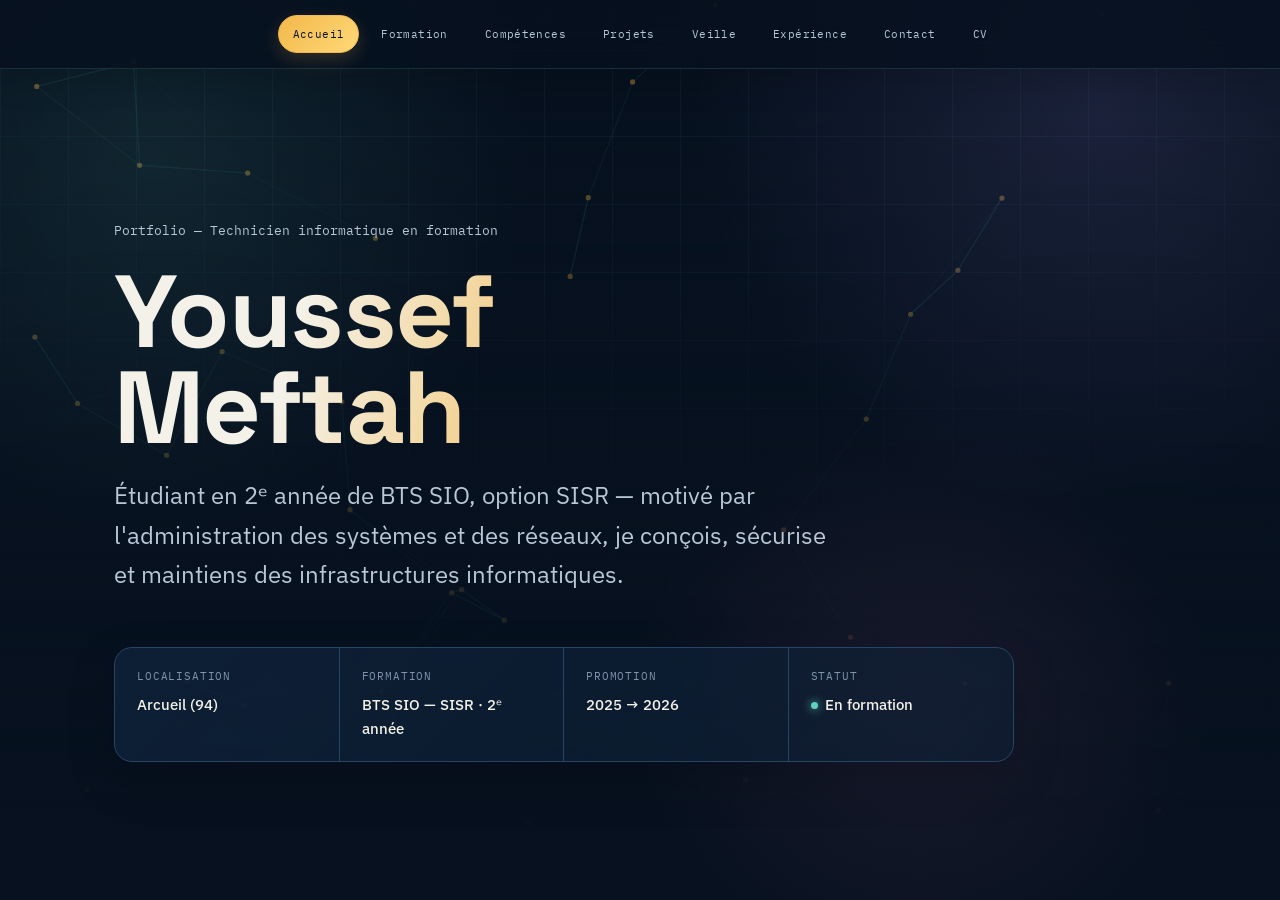
<file: index.html>
<!DOCTYPE html>
<html lang="fr">
<head>
<meta charset="UTF-8">
<meta name="viewport" content="width=device-width, initial-scale=1.0">
<title>Youssef Meftah — Portfolio</title>
<link rel="preconnect" href="https://fonts.googleapis.com">
<link rel="preconnect" href="https://fonts.gstatic.com" crossorigin>
<link href="https://fonts.googleapis.com/css2?family=Space+Grotesk:wght@400;500;600;700&family=IBM+Plex+Sans:wght@400;500;600&family=IBM+Plex+Mono:wght@400;500&display=swap" rel="stylesheet">
<link rel="stylesheet" href="style.css">
</head>
<body>

<canvas id="netCanvas"></canvas>
<div class="bg-grid"></div>
<div class="bg-vignette"></div>

<nav class="rail">
  <div class="rail-nav">
    <a class="rail-dot active" data-page="index.html" href="index.html"><span class="rail-label">Accueil</span></a>
    <a class="rail-dot" data-page="formation.html" href="formation.html"><span class="rail-label">Formation</span></a>
    <a class="rail-dot" data-page="competences.html" href="competences.html"><span class="rail-label">Compétences</span></a>
    <a class="rail-dot" data-page="projet.html" href="projet.html"><span class="rail-label">Projets</span></a>
    <a class="rail-dot" data-page="veille.html" href="veille.html"><span class="rail-label">Veille</span></a>
    <a class="rail-dot" data-page="experience.html" href="experience.html"><span class="rail-label">Expérience</span></a>
    <a class="rail-dot" data-page="contact.html" href="contact.html"><span class="rail-label">Contact</span></a>
    <a class="rail-dot" href="cv.html"><span class="rail-label">CV</span></a>
  </div>
</nav>

<div class="topbar">
  <span class="display">YM</span>
  <nav>
    <a class="active" href="index.html">Accueil</a>
    <a href="formation.html">Formation</a>
    <a href="competences.html">Compétences</a>
    <a href="projet.html">Projet</a>
    <a href="veille.html">Veille</a>
    <a href="experience.html">Expérience</a>
    <a href="contact.html">Contact</a>
  </nav>
</div>

<main>
  <section id="accueil">
    <div class="hero-eyebrow mono">Portfolio — Technicien informatique en formation</div>
    <h1 class="hero-title">Youssef<br>Meftah</h1>
    <p class="hero-role">Étudiant en 2ᵉ année de BTS SIO, option SISR — motivé par l'administration des systèmes et des réseaux, je conçois, sécurise et maintiens des infrastructures informatiques.</p>

    <div class="status-panel">
      <div class="status-item">
        <div class="status-label">LOCALISATION</div>
        <div class="status-value">Arcueil (94)</div>
      </div>
      <div class="status-item">
        <div class="status-label">FORMATION</div>
        <div class="status-value">BTS SIO — SISR · 2ᵉ année</div>
      </div>
      <div class="status-item">
        <div class="status-label">PROMOTION</div>
        <div class="status-value">2025 → 2026</div>
      </div>
      <div class="status-item">
        <div class="status-label">STATUT</div>
        <div class="status-value"><span class="led"></span>En formation</div>
      </div>
    </div>
  </section>

  
</main>

<script src="script.js"></script>
</body>
</html>
</file>
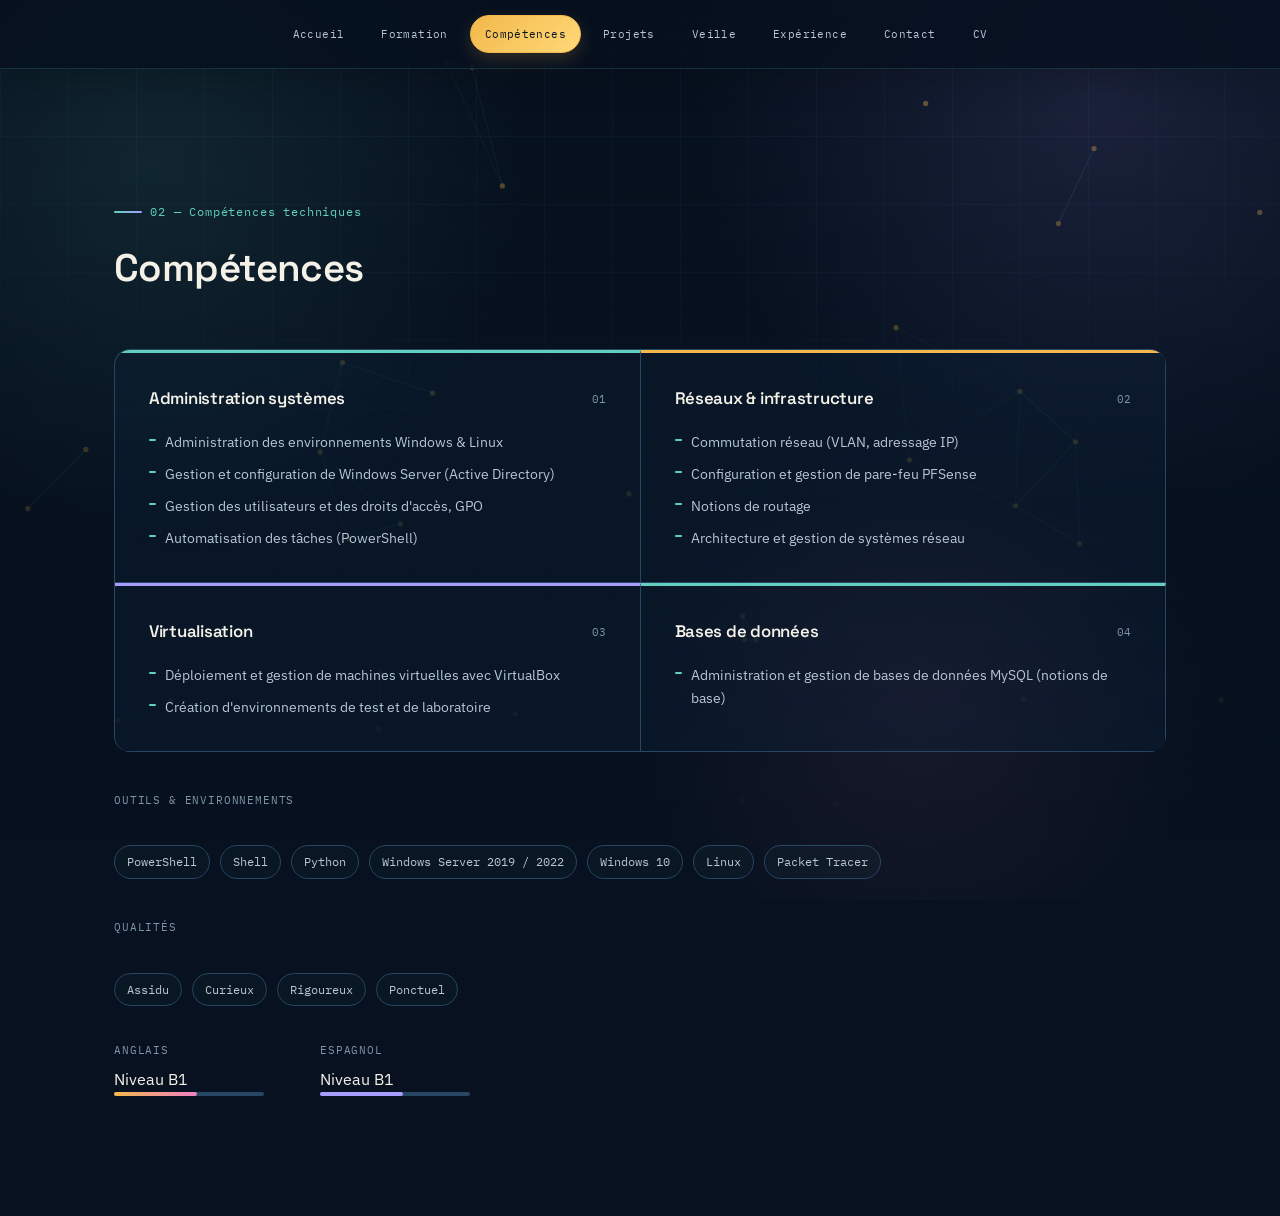
<file: competences.html>
<!DOCTYPE html>
<html lang="fr">
<head>
<meta charset="UTF-8">
<meta name="viewport" content="width=device-width, initial-scale=1.0">
<title>Compétences — Youssef Meftah</title>
<link rel="preconnect" href="https://fonts.googleapis.com">
<link rel="preconnect" href="https://fonts.gstatic.com" crossorigin>
<link href="https://fonts.googleapis.com/css2?family=Space+Grotesk:wght@400;500;600;700&family=IBM+Plex+Sans:wght@400;500;600&family=IBM+Plex+Mono:wght@400;500&display=swap" rel="stylesheet">
<link rel="stylesheet" href="style.css">
</head>
<body>

<canvas id="netCanvas"></canvas>
<div class="bg-grid"></div>
<div class="bg-vignette"></div>

<nav class="rail">
  <div class="rail-nav">
    <a class="rail-dot" data-page="index.html" href="index.html"><span class="rail-label">Accueil</span></a>
    <a class="rail-dot" data-page="formation.html" href="formation.html"><span class="rail-label">Formation</span></a>
    <a class="rail-dot active" data-page="competences.html" href="competences.html"><span class="rail-label">Compétences</span></a>
    <a class="rail-dot" data-page="projet.html" href="projet.html"><span class="rail-label">Projets</span></a>
    <a class="rail-dot" data-page="veille.html" href="veille.html"><span class="rail-label">Veille</span></a>
    <a class="rail-dot" data-page="experience.html" href="experience.html"><span class="rail-label">Expérience</span></a>
    <a class="rail-dot" data-page="contact.html" href="contact.html"><span class="rail-label">Contact</span></a>
    <a class="rail-dot" href="cv.html"><span class="rail-label">CV</span></a>
  </div>
</nav>

<div class="topbar">
  <span class="display">YM</span>
  <nav>
    <a href="index.html">Accueil</a>
    <a href="formation.html">Formation</a>
    <a class="active" href="competences.html">Compétences</a>
    <a href="projet.html">Projet</a>
    <a href="veille.html">Veille</a>
    <a href="experience.html">Expérience</a>
    <a href="contact.html">Contact</a>
  </nav>
</div>

<main>
  <section id="competences">
    <div class="section-tag">02 — Compétences techniques</div>
    <h2 style="font-size:clamp(1.8rem,3vw,2.6rem)">Compétences</h2>

    <div class="skills-grid">
      <div class="skill-mod c-teal">
        <div class="skill-mod-head">
          <h3>Administration systèmes</h3>
          <span class="skill-index mono">01</span>
        </div>
        <ul>
          <li>Administration des environnements Windows &amp; Linux</li>
          <li>Gestion et configuration de Windows Server (Active Directory)</li>
          <li>Gestion des utilisateurs et des droits d'accès, GPO</li>
          <li>Automatisation des tâches (PowerShell)</li>
        </ul>
      </div>

      <div class="skill-mod c-amber">
        <div class="skill-mod-head">
          <h3>Réseaux &amp; infrastructure</h3>
          <span class="skill-index mono">02</span>
        </div>
        <ul>
          <li>Commutation réseau (VLAN, adressage IP)</li>
          <li>Configuration et gestion de pare-feu PFSense</li>
          <li>Notions de routage</li>
          <li>Architecture et gestion de systèmes réseau</li>
        </ul>
      </div>

      <div class="skill-mod c-violet">
        <div class="skill-mod-head">
          <h3>Virtualisation</h3>
          <span class="skill-index mono">03</span>
        </div>
        <ul>
          <li>Déploiement et gestion de machines virtuelles avec VirtualBox</li>
          <li>Création d'environnements de test et de laboratoire</li>
        </ul>
      </div>

      <div class="skill-mod c-teal">
        <div class="skill-mod-head">
          <h3>Bases de données</h3>
          <span class="skill-index mono">04</span>
        </div>
        <ul>
          <li>Administration et gestion de bases de données MySQL (notions de base)</li>
        </ul>
      </div>
    </div>

    <div class="block-label mono">OUTILS &amp; ENVIRONNEMENTS</div>
    <div class="langs-list">
      <span class="tag">PowerShell</span>
      <span class="tag">Shell</span>
      <span class="tag">Python</span>
      <span class="tag">Windows Server 2019 / 2022</span>
      <span class="tag">Windows 10</span>
      <span class="tag">Linux</span>
      <span class="tag">Packet Tracer</span>
    </div>

    <div class="block-label mono">QUALITÉS</div>
    <div class="langs-list">
      <span class="tag">Assidu</span>
      <span class="tag">Curieux</span>
      <span class="tag">Rigoureux</span>
      <span class="tag">Ponctuel</span>
    </div>

    <div class="langs-row">
      <div class="lang-item">
        <div class="status-label mono">ANGLAIS</div>
        <div>Niveau B1</div>
        <div class="lang-bar"><span style="width:55%"></span></div>
      </div>
      <div class="lang-item">
        <div class="status-label mono">ESPAGNOL</div>
        <div>Niveau B1</div>
        <div class="lang-bar"><span style="width:55%; background:var(--violet);"></span></div>
      </div>
    </div>
  </section>

  
</main>

<script src="script.js"></script>
</body>
</html>
</file>
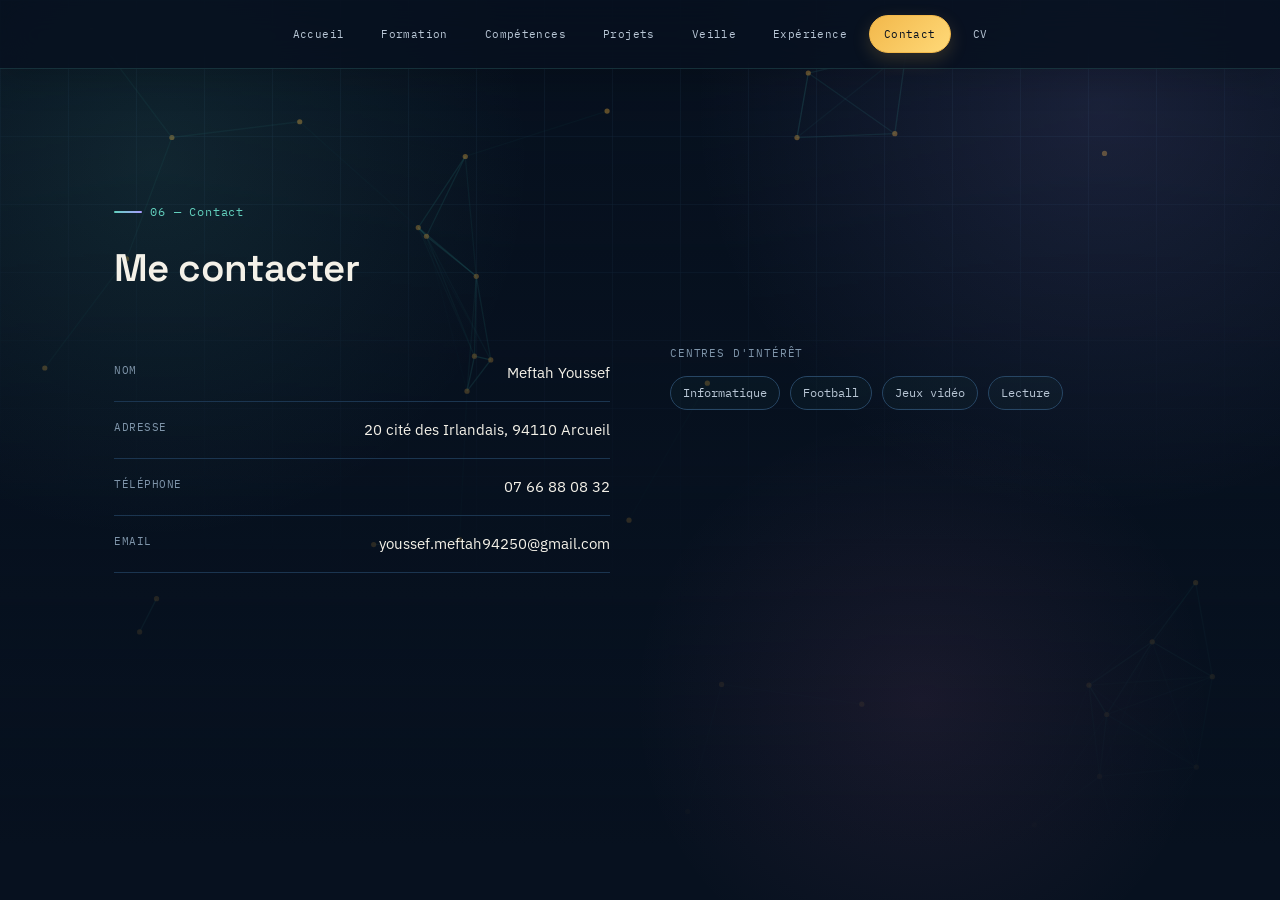
<file: contact.html>
<!DOCTYPE html>
<html lang="fr">
<head>
<meta charset="UTF-8">
<meta name="viewport" content="width=device-width, initial-scale=1.0">
<title>Contact — Youssef Meftah</title>
<link rel="preconnect" href="https://fonts.googleapis.com">
<link rel="preconnect" href="https://fonts.gstatic.com" crossorigin>
<link href="https://fonts.googleapis.com/css2?family=Space+Grotesk:wght@400;500;600;700&family=IBM+Plex+Sans:wght@400;500;600&family=IBM+Plex+Mono:wght@400;500&display=swap" rel="stylesheet">
<link rel="stylesheet" href="style.css">
</head>
<body>

<canvas id="netCanvas"></canvas>
<div class="bg-grid"></div>
<div class="bg-vignette"></div>

<nav class="rail">
  <div class="rail-nav">
    <a class="rail-dot" data-page="index.html" href="index.html"><span class="rail-label">Accueil</span></a>
    <a class="rail-dot" data-page="formation.html" href="formation.html"><span class="rail-label">Formation</span></a>
    <a class="rail-dot" data-page="competences.html" href="competences.html"><span class="rail-label">Compétences</span></a>
    <a class="rail-dot" data-page="projet.html" href="projet.html"><span class="rail-label">Projets</span></a>
    <a class="rail-dot" data-page="veille.html" href="veille.html"><span class="rail-label">Veille</span></a>
    <a class="rail-dot" data-page="experience.html" href="experience.html"><span class="rail-label">Expérience</span></a>
    <a class="rail-dot active" data-page="contact.html" href="contact.html"><span class="rail-label">Contact</span></a>
    <a class="rail-dot" href="cv.html"><span class="rail-label">CV</span></a>
  </div>
</nav>

<div class="topbar">
  <span class="display">YM</span>
  <nav>
    <a href="index.html">Accueil</a>
    <a href="formation.html">Formation</a>
    <a href="competences.html">Compétences</a>
    <a href="projet.html">Projet</a>
    <a href="veille.html">Veille</a>
    <a href="experience.html">Expérience</a>
    <a class="active" href="contact.html">Contact</a>
  </nav>
</div>

<main>
  <section id="contact">
    <div class="section-tag">06 — Contact</div>
    <h2 style="font-size:clamp(1.8rem,3vw,2.6rem)">Me contacter</h2>

    <div class="contact-grid">
      <div>
        <div class="contact-line">
          <span>NOM</span>
          <span class="val">Meftah Youssef</span>
        </div>
        <div class="contact-line">
          <span>ADRESSE</span>
          <span class="val">20 cité des Irlandais, 94110 Arcueil</span>
        </div>
        <div class="contact-line">
          <span>TÉLÉPHONE</span>
          <a href="tel:+33766880832">07 66 88 08 32</a>
        </div>
        <div class="contact-line">
          <span>EMAIL</span>
          <a href="mailto:youssef.meftah94250@gmail.com">youssef.meftah94250@gmail.com</a>
        </div>
      </div>
      <div>
        <div class="status-label mono" style="margin-bottom:14px;">CENTRES D'INTÉRÊT</div>
        <div class="interests">
          <span class="tag">Informatique</span>
          <span class="tag">Football</span>
          <span class="tag">Jeux vidéo</span>
          <span class="tag">Lecture</span>
        </div>
      </div>
    </div>
  </section>

  
</main>

<script src="script.js"></script>
</body>
</html>
</file>
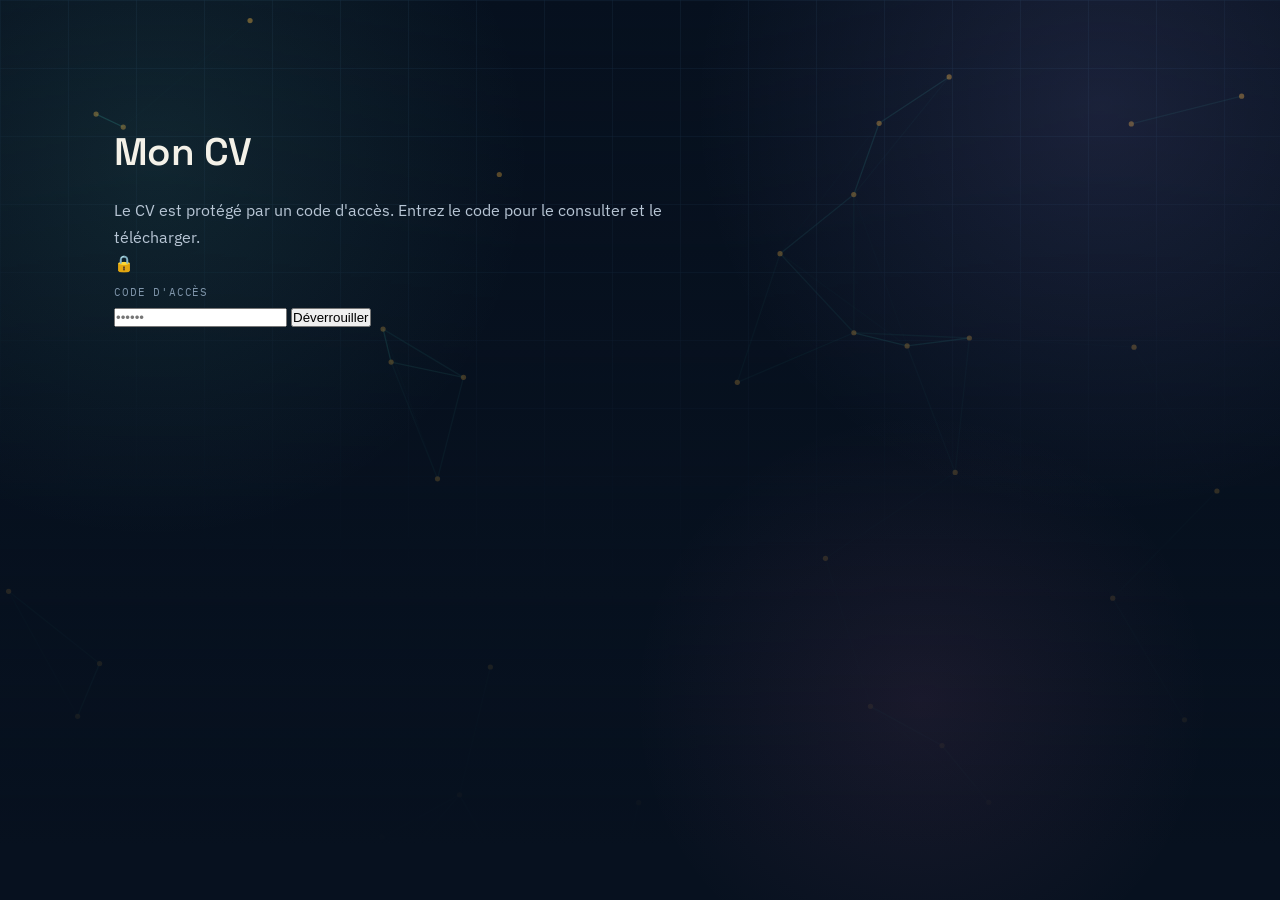
<file: cv.html>
<!DOCTYPE html>
<html lang="fr">
<head>
<meta charset="UTF-8">
<meta name="viewport" content="width=device-width, initial-scale=1.0">
<title>CV — Youssef Meftah</title>
<link rel="preconnect" href="https://fonts.googleapis.com">
<link rel="preconnect" href="https://fonts.gstatic.com" crossorigin>
<link href="https://fonts.googleapis.com/css2?family=Space+Grotesk:wght@400;500;600;700&family=IBM+Plex+Sans:wght@400;500;600&family=IBM+Plex+Mono:wght@400;500&display=swap" rel="stylesheet">
<link rel="stylesheet" href="style.css">
</head>
<body>

<div class="page-transition"></div>
<canvas id="netCanvas"></canvas>
<div class="bg-grid"></div>
<div class="bg-vignette"></div>

<main style="padding-top:0;">
  <section id="cv">
    <h2 style="font-size:clamp(1.8rem,3vw,2.6rem)">Mon CV</h2>
    <p style="color:var(--paper-dim); max-width:560px; margin-top:14px;">Le CV est protégé par un code d'accès. Entrez le code pour le consulter et le télécharger.</p>

    <div class="cv-gate" id="cvGate">
      <div class="cv-gate-icon">&#128274;</div>
      <div class="cv-gate-body">
        <label for="cvCode" class="status-label mono">CODE D'ACCÈS</label>
        <div class="cv-gate-row">
          <input id="cvCode" class="cv-input" type="password" inputmode="numeric" placeholder="••••••" autocomplete="off">
          <button id="cvUnlock" class="cv-btn">Déverrouiller</button>
        </div>
        <div id="cvError" class="cv-error"></div>
      </div>
    </div>

    <div class="cv-unlocked" id="cvUnlocked" hidden>
      <div class="cv-toolbar">
        <span class="status-label mono">CV_YOUSSEF_MEFTAH.PDF</span>
        <a id="cvDownload" class="cv-btn cv-btn-ghost" download="CV_Youssef_Meftah.pdf">Télécharger</a>
      </div>
      <div class="cv-frame-wrap">
        <iframe id="cvFrame" class="cv-frame" title="CV Youssef Meftah" src=""></iframe>
      </div>
    </div>
  </section>

  <footer>
    <span>YOUSSEF MEFTAH · BTS SIO SISR · LYCÉE DE CACHAN</span>
  </footer>
</main>

<script src="script.js"></script>
<script>
(function(){
  const gate = document.getElementById('cvGate');
  if(!gate) return;

  const CODE = '2007';
  const input = document.getElementById('cvCode');
  const btn = document.getElementById('cvUnlock');
  const error = document.getElementById('cvError');
  const unlocked = document.getElementById('cvUnlocked');
  const frame = document.getElementById('cvFrame');
  const downloadLink = document.getElementById('cvDownload');
  const PDF_B64 = "[base64]/mTPmR2bxTm8ebh/6zbGZfh12y8d8bNabfjXkw+40LHPzlJ83/aRNzWqzPJ4/jT+X224/mZabH18Px7x96Ne7yXzeTL+Vi4fj8Nq8uxpfH27zr+7H6bHrDx+vdy+r95Ppl2GVh03//J8jj6f9/iVvc39sZpPFolnldfljn7r9526bm+m/7/tz6vvrPjdp/NwSvdyt8mHfLfPQ9c95Mp/NFs087heT3K/+utamC97ztF7+7Ibz2Vl5LUq3Y99cotPYdxdoYY+/19Jp1o5tPH+F9rGvAx08I+iL6vsvq76q+rrqm6pvq76r+v5Pt5W/batOVUvVWrVV7VVH1ZW/rfxt5W8rf1v528rfVv628if609j0l1Ga/jJK05/w/0z0l1Ga/jJK019GafoTnkWiP+E5JvoTnl2iP+HZJfrLKE1/GaXpL6M0/WWUpr+MyVzoF/iFfoFf6Bf4hX6BX+gX+IV+gV/oF/iFfoFf6Bf4hX6BX+gX+IV+gV/oF/iFfoFf6Bf4hX6BX+lX+JV+hV/pV/iVfoVf6Vf4lX6FX+lX+JV+hV/pV/iVfoVf6Vf4lX6FX+lX+JV+hV/pV/iVfoXf6Df4jX6D3+g3+I1+g9/oN/iNfoPf6Df4jX6D3+g3+I1+g9/oN/iNfoPf6Df4jX6D3+g3+I1+g9/pd/idfoff6Xf4nX6H3+l3+J1+h9/pd/idfoff6Xf4nX6H3+l3+J1+h9/pd/idfoff6Xf4nX6HP+gP+IP+gD/oD/iD/oA/6A/4g/6AP+gP+IP+gD/oD/iD/oA/6A/4g/6AP+gP+IP+gD/oD/iD/vOGOG8C7AqsvbdFtDwNQ9lR424cFw9WzqbPb+tzv9vjLrx/[base64]/p73nXNYzLrdbnf5/z8/xpl5Z+Z9n/fZn+d9ZkCEEUJmtBQRlD9+QnLqtMlr7oc778M+qbS6uFZpMtYjhPvDHlw6r0G9+pl+EkJcLuyF5bWzq6/l5n6JEL8R+u+YXbWgfNTWtUEICfD86pEVnuKyXnNyhyA04l54PqACblieMJyE61fhukdFdcP1kQ8mN8J1C8DfVuUtLb4Qdmo7QlkUh3eqi6+vFZ8Q+yKUXQXXak1xtacu9sFP4PpuhIam13rrGy6dRNMQuqmZPq+t89QuKt78MVyfQ8jwKML8Km4/EgCfNGEtzBCln8m7qJwLAAqMEiEiz3H8x6jm0l9Q+yWlR1ECj1RTfnlWGVKReumSGKQF4XWGany2COFLly4h/QcjzM4mJGKFtZayuxzwkYcZRWRA/[base64]/vQeRi9DC8XRgvTaG/GKQrrG+FF/KWQwWWgKXw1P5TfxS/jd0GPRr6cX4aa4JjBvcWv5xfyb/IL0RSKGc6lO8UDrcNjcBxax63DI7ETj+SOoOcZ/sPwOjxYeEN4Ax1Hx3E+9NyB5nMKfgV/hZPxFLwLRn2DvsHRcJXOpeML+GPAeA16i0wRFLQOrcABcLUfHQG8z6OvUD0PUNEK4TjXRziOXkRn0LtwH6E5mINjJOkrHIftS7QNzQHOnMGccFwMMsTw5dx3qAXfxG3lvsNxmIMtAEcDN2eSI3wR/wp/BzwF7mCOpJFoMhyO02kP4TheB1icEcvxAuhHt4UwTwv3IrcXaDyITgFdMDs3nVvIrUOn8E68DzBG6Ba8ky8ylPDhaJ24jp+CLlDeoLe4I8CPfMaPu9BdYj/0DS+iL0kuLuK3UY4hl/[base64]/C289pqg+W7r+rEBBgDnmY/+NUzhrkBPcGekc2AZvN7cCPcn3LprKCI5XB/HLs/Gp1g/S+/X0Hvg09aRqZwGaB9Agp/BhEc7JbRcpHw2I5E2/stxw4DPhcBmxg7iQs8jwvPHi8TjmtntY246Mp4VFI8AO5bnAhyuwNoDXiaA1I5FMjb2hh5hym4mLdwhbaG3KEt1j1mDW4iv+d2Qf/AZ8DQHXvQdh6j5Jc75o+pIT3a3ud2aRrzBNFwuI3hLaNot5XcLd6Flks8MWBORIrt2JCW1IyMfij5XFtLCgbsYwgwNAZMsyJN09Lo3MLx9he1mXhz+2Ftve43XiTbSQXApPKJclsFfA8PMBHP8bxIJFtb2/sU/4sAOgXb49hGKj5/43OABCZMdx3OXSDVBOEgeONoNNbdzyng30eEGAKtxt9HOWSCVtjN0VGREeFhoSHBgQF2m9ViNimypGtymBikAotCKO5DzqUeGwKz+Y4pmMQEppEYRwzb4wLZnh7Ddgw3yYoiLBWfKsYO7aksHKE1FZ0q0r4rOl2k/[base64]/wDCc5oArB70bEoUdQaKB2C1wDg60Xw0depLwzXjxp976zxbEfPHa12fx5rJXPfBP1Y5c/HbzqIl5X06enK+9jfsKSQlYHDyMxwPF3nse2/2a/PFZKTZc650saGfEXs8+vfclCxmOBT4rffAI7UntUzx8+MgRoGnDL501vAj+2AjxNhxiahoqdaeHG8PCnE5jaGi4Cz1kSnoodm2vh8LEh0xrQwPWRISt7+/s1ydcJpJDliVrPyla7iNZXf1t7ze3ANkXvqF0U07YzqVeHHKO3bFdSAHvYrAJn9N9aiyOFYHEtNQBQGF8ajCQHRfbE9gBrj8tpst1SJd+YtqovHGjR+eOG7XvnXf27Xv33XbXKfKHD35Yvu/48X10H52XN3r0uDyuYmFd/cKF9XULt/31wIGTJw/[base64]/xO+157dsXm3r20t699ae7MbfnjJvZ7IHP49vkjGlLJae3q7J01T2nn5moHq7NHYsfJ35+Zkz5n0CPNkZHapylJgwfETtbeTp4/qn5zQgJICXwebmI+z+FW8D1oOQ/+jvhcNXhe6uhwk8/FQf8m7SvCQzw3U6+LthgesRgwLyGjnbdZwEM2pwZQt2tjXrcnl94/gFLrCAogvPbu2t+vXIMTli5don31LQZtw89//bk2+NQpbZAeA7ZoX3HfMdgRbjPaIj5iMRsUu4iIBbxHaosfcOCAgPT+XHxMcIAjiDNsWQo/OGHNyt+v1b66gF8+dQq/9PnX2rCTJ7UR3+pwE7gMXgS9taNsdy+b2ajIBh5crWKSiPAHu8myPkAyKUQW7QQTDll5o2wWAyCENKe+D3sI80uUG82p8I9qHDZjgwsYI8T3xQMFe5rdxYvaU3hMrrZ7u7YrF+exw3Y8jn/+jzuX79W24Sl7l+/84/Kn8BRt21MMJ4i+wkmBB18S67YhA3lUxlsFiUcBnCKa6NxtQ5pB3S8OgTMIARw+zAeO3k7e4pT2by60f8MpAt9+saX9Imdq4UwUZrV2isvAN4GncrpN5DG0jQZyCLwicI1F8jZ/JIfg++3xMnyT9qZ2F4RrGOvF+7mz3Gk9Xj/Ogi8PXO8Mv16uof1u7rR2SufpW+AQ6FwE2Z9G27jO+J7c0hneYYLFdC10aTjXwnQsEHKB5TyHMEluZuK8eDgFku84zvJB+99PCce/r6Z+pgRylWSfn41zB8o7rGSHY711TSgKNoWIwQFBoTATU9Bz1ImmYFtPMBu7jRoMtqEYFdnZkeysXLRozpxFC+dArDukvaed0A5hN47HPbGba8Gh589rn2jnP/[base64]/RDEH7Gnw+WB6N+3xMbE+aGOixrg9O1xvdsCb7HnhI26Htq//4uqrjs9c+8ugj6zbfd8+dN844OLPuwyqInTF3Elf886s++NjlwgkDBs4pLa/87toZk2b2TsBhqvrcoZseZTFvOqsPHIeWGY1wqzjGTMwohhCzCxGjYaeAyXIZmxTI2yTeFAQuEEy3JZWJ5RxNQgN8QuF90VymiRp4jDiqJnbuK20a3urGO44f1+5vn8OvaV9BdrYVaH/TvsQ2PAb4+DDYAqz7YFU/1B3LGyJXhe0w2FbbVwXtMOwyc0+g5eY1USQW4ZBgJRrZoiCxgOBpu+CzjY8o27RzgAS1SQdlDnIEoW78o2w7QQ60z0ucCo4Gp2h/0t5b8v3CG04W371p090T9ldBwn/+Y5NZ++LiV9qFfqk4OTv7jsZ5t/fpS/mzBPCLEy6ArfZAA93RgWhHsLgjwrTavMq2I3Z9xBqXSQ5zEldgmDMkuoeL2u0524Vmhh4V64V3qFC7ZC5Yj4EGQDWVoaobc2owd94DP+UeD543a1v+jkO24euuPY+d2svad9op7XnciLNmv8Cducn3wx3RWvr2eW5/v37axRNfaqfxHbgS1+FHVaqbYH8XgKciynKHCE6OcLyTEM4lADsJpOEEI4PtfT0HB+/XLRvbZSAYz3AbDSRM6EnSSTYRZgTGOHAMjrmD97Tv0+7g4tv7CcdP/MDz+8DjLQb+BDBfFoeS0Sh3r1BT/A4k7ohCTX3ByqPWpIQ6ZBPpEWbtHeboKYeFx5Mwa8+YHilgCODjKIsC/CnixZZzNPPJ6M4xF00fesTotqqbh9oDEopAfwdgJ/daVUND1dy6Om3R7XfiMBCzFYfddfuaB8ElfgDse/fBr0qnTyspmTa9lFs/r6amsbHG27gkYfuSAy+/dHDJ9oTeB+794OzZD+49gCdOLSqaOnVWEZX9HKDNArIP1WVvcO5QYJ2/it8BurjDtj54jSvCZQgLDEGxYWYm++a2tnM6Ic1+gx6o6+FASIZiIRnyyzu2J/bjDoQemb6tYMch+8h1085rH+MMbMA9sFu7U9tXeQgv8ZSDUpSXx+CgPiDv1FRsfO/vOFabp63R7tGmRnMXbrrpdzff/LubbmL2fB4OeXwRW+NFuC3cNrSb3yYKGJbfgbDEA4ulDtUX8+h2HldqD9CdL9IWa1v19SqHlkGspXDo+tPlDpQg1tKAu1shPFuCBioMGIugsAaFKKVHXh/I7yD6Uri+CMxb/OvgE2iocJJ/BXQz2m0TaJoikD+JewAm4g00DWJRswWSEJlz4HQsnGwbQppbNYEjR7Q92lOt+M0W/KaO4wkcL5wkJ320mtGj3FPio7wkYB5JLL1hxQaWFDjYdkLgKKRWjZz87P3Pf4yPKEB+JPB/wnsMIjDMQIF04BOYjilCDAZ5iRxp1fq1aP1awYtRXJaDzUWDHUSiGDTaHR8ZJnC86LSiu6Ns91lXmTYFLo+6SxUFGYc5kcwFW6MRF4Vj2Tr+GI0GvnAAoqFu43MIdjQPi2HLwm4xK5XagRVDAi0Aq7mXtAeGz3FnpBdNumZ/+YJXZ1zEKG+me2RvXab4u34FS0oG9Z+elD1+xHA8qHevV54reXBqxtVj+z5PqwIcuk1bb/AKG8F+x6Eq9yCTlfRPyR2XZg11yuFkrzUtRd7rdKTstT49sMdex9MjVuSl9c8NE0NNvcNQ74CohLBeOQG9eif0H5pH0wWIa6AJNm3IywEscgPj2K3mCzbw2al233KHHlNwF/PF1Dp6+hYJ6Wn6aje+Zw9KM8uuQ4J5akQhIh8X2yNez7sH9ABe0HUymFMcGVY5beqcudOmVOJ1UbdM3fHuXx+fekvUW4vuGTR4lnZ2a8Oxaff/Ya6nDJOVN7ZNnbtYO7HmGW3v0qW33n7jjXj8ng9xzcKx47R92rvxXPjCe1bcsGD5cm3aqPHfv/pqa/[base64]/AaXoC1u34bXHsY27UvheGsfzsUVULsmtOYm3AG8k2BFo6J8tysAPWM9KD4Ttlx+JlSExURAlMkqh4bzBhIcZQp22AzBThID/jeVlhbt/iKLbk6wZaS4ZRRri02OzY/l8QzsS6vsgf6GnnUlwDJEz60Crp0589rj/9fQ2ND4f9zoRbdr72vvtC/jhuOBOKScrMzPG3eN1txeX1JaXKwt4Jw9Xlj+12PC8f1vVq9lPqUc4sZ08AVONNgdZrLJKJiYIQvcSWw75fVkTVhgXxMS+4TZYDXpT/K1ZttLOtYpe5LDZ4VzeIaLrZ/15EBfOVNLoGYgTJ/z0WLtLi0X78GNiz+aM/do/Z9bWv5cf3RuwcCr8CbsweV401UDtTdyRmrfffKx9t3IHOajgK9iBuNrCEpyO9AheTk+FCxxwQoS+tqSULBM9JUHeB8/91J25TshIcB2n7FiYFGIvjIVgWPc0Dtbvv/u8/av8WpciMfNrywvr7xea4JtDr+r7bpPT3/wCY4rbvBo3z36mPatp6GY8ofVVAEPI0pxB/GHxIPcIbRcOqRgQQaJImJiomxu9ssv5SmbOd9cawYD8Ectuu3nre113Oz2tdyWH05CEndK+xT27XQFp8/xBswhoz5ue8ccAmYTKPoELP1h4I35xlpjN/AdwLUlftDtt/lk28r8/Fi3yxkW7Bdv2DMRHQKOiAp39jOloeTAvmKfKJgLUnwaJ5vZcg42n6iptHfNigb2usCx+WTNd5c1TaSF1nu11//ABL4f/24Vti9Y/O2ij77/8tSQ2QmfcVO82dlM6JX4YSr0UdnapS8+1zSrDcfSFy2MF8I3jN9XuwO5Q9JBHi1XROAEhKMOdrPEYMjFIcAPt4PWkqyCVbQarFK+uQh4v8GsXMZ9vIy7itZY21+lLGp/hcsAG14ATEK+ObmhbE2c+DR6nqPzwPp5bJO1cGyTrfBaWOYh5L5qqr6gxk/[base64]/8XHs/4tSi2ncyrp/mYtqHtl3gctv3dPCd2ZaAQtxGqvM8DiaIiOBsKK/P+RM/CoyZzQ95YDBsnIH6BhP6szuNDDBIBm4A5iR6IpysyHiAosguxcARJAE7jIIsEQ4LitiPV/ohMIA23fXqPGnuqFv6I5LkX19Y2fqiXOasklWO5hyGaCladih9uGHcaG48l2vIVSZzUw1TlQrOa/Aqq7h7pXvlx7gmQ5MSxmMe1vnB2Elslt7YRQbhdDIeu8koaZI0Vc63VODZxCPNkYsst0h3yg9IoRB9Ain36Mo/jrHwU3BTk/DftPu1bRe1bdpK4XjbGRLd2ocf2XaSuH7Y39VeZLTIHWkYQN9ADoBExEWJf14SRGzg+vGGfrofYYUJneqMLmthntFqoLXZ/oqIjE7xKjwKjxEn4alivnE2rhCLjPvwU6LFyYUZrubSDDlAvNswkZtmKOcqDUYmesze6VC0d3LRuForaD/DMEY8AoxRm+99MPgksdxXT0p1B4o7A9BO0/qANaFyX+tA0tfR57J6ktuInCGBNmeyc5hTAN/ucza06kj8tSU4kvKmF15oevKFF57EFXiNVgELjrXabLyWP6G1tXymtWH+sxbM4xCtTFulrdbK8Ho8B8/F6/2xhsVwBQWifu5g006DcSdaLgeaDViy9eWNEhhSkO54/NGGFZl2IQempNNAzIOtxnREnv3cEhyJ+8GC4qxG3+4cr73hhlowgU8/a29v5Q9qs6rLyqp0fmjHGT+sKByVuMPMwTuRbadhPVpjibAo2Bzo7KsMDOzL94nwBzuWq+reGYw5UTKhSKfJFhmPkiMnmSaYy01F5vmm+eAFzQbTVONU89SgKaFzjJXm600SyEmI62BaEC18M34G+/i5IkpboZXjtXg2sGbVu6/jvtp92tmmFw7uAcaG4zW4irIMmHtfm3b/dK1J5IG5X17SeeuL2YjF7Ah0mzs1PIyLcEYGhwSHRoaEBLucwUog2imLO03LQ5TgwFBii3CKiDeDbw+xyYZgI4nUnRVQGZLhM0/KZ/YGqsvCX3+XEBpBbTM6PDTcGRYWHh4WMcAxIDjLkRU8yTEpOD/K4/AEF0VZOxIoJxdj71iXhwTGEAhc3OkFlZULNmtLuFwcjwNX3Dt+sfstrfypgdfNJMOmzS6foi3TvmmHyPzyO/[base64]/sfDTijtvntq45fu/aCe1t+/R/m/FCmxcdOOt196+6sM3sYotCzEvbNWaB16Vmz9kRGhM6uH93/59QDrOyh1XmJedGxWT8pddp790MT7B2kKYw9YWaW6LqDv5qyCvuUqAZe/YJgXCoYWFQ4GFWFbDvUhf6u5yy51BXBGKNLu2RLPR/OaHPH6XHj9ABi8CbDvADrEbJVgGC4csa2S0PEAKVjJo/Avo8CapF6nLT3nKHVgbuCFQz5/0ZZ09xmcREGcW3HHnAoi2L8D66lntBXBfy57ZsOEZsqRtmfai9joegIfqNLH1kohucscTWjPmIjEn0BPiRCTiSOjgog5YoKt0LLDl+Z4VCBbSvmUROOArxxzsTkScjVO5Jo4H90NCcCgJ5UOEaEmVRqFReDQZzWcJY8TJeApZIdn9QQPHKPgmfDe+C9/U/q6WDqFyF5/[base64]/GghSx5jpOu/adw0MpGfKBSIBYYCaZo80TjD5EVe7OVqSAVfYfBIFfJcpcZYafKa5pP50vXyPOP1ptsNt0h3mJ7m9pGn+L3Ck9JB01i/ZJhw4DAUXwfBGeF62Dlco23URsL6+6I2EmT1Ij+U7hAnvT/cp8ssHlSIY7nkl+4sPpIqUiTIgS7KjcgoR0oyoidFhmAvRRoMIughod+1RWLkglU44hXD8zxmLYMRGwST39ysVFL2Tptrfr+5IxfyyarL0rybyDpFNUUiViLKSI4mNjmZ9JRVeQhJk2eRfHkFWSo/R5pku8yJkIXKSjgXxAdJ4UofBOtmvofokvqAXNP5dGmQkm/2oDmi1/wM9yf+T9I+JQzYpjNN/[base64]/XsFd7RAjJKDhEkukiANIBnSMGM2GS2NN04is4xeo1UvmNtj0nFMPf9x22lyVetnJKYNUsq/tQ3UTv2NvKbjRN81R4pB9Gspt41vFrdwzegRWKMSO7LRz3EOp7J3mr4CJn1H2sRVax9jZ/tKMehM68Yzl717RJi+eyS4892jgNMwZ2n/6hRnPSiu/L5an/cu9h46SP8KCObcAnM/IiE7zAwB5DArSrBpMX0hCzv3XftK7NQ+htm/OiMU0XnfJNuE88xfh7oVwmO03ECwAC75sD41SFjGcfAPk+Oc7e9auTb7Kw5CTfvbkAG9zfWleCAtkkcard9a9lD2c8nN+vdT2BGTTtNb7eTBg9BvJn+BWymWQ7+8p/HL6CUew1rS/[base64]/VP8YcUA/EOFKjUqJHRLmjJ0TlR5dGFUXfErU0emXUvdGbozZG74pqirbR/MP/nmQodoGgfGXUHjFp3V4Xcptrr7v2Gs+dtCI8es+ynSewFce+fes99S9PrP+kASdjM/4ud8zIcfdVJ9zWvmxr+Yw3Nr+0N2Li+KQkbI+I/ILxZAfkBTNBZ4yQh17lDhc3mY5a0SbHGuvr4Y+EHnWS4QHuUJNsDrOxhBMSA7bYZO/oLqTsGR9VFEVLWl3eeRD2BgyyBEA5nmo3QfULFtTXL1y4cMyexjexon3zZuOeMdo6XP7xto0btz22YcNj3PGSGdrTWjtsT88o2SwG6fpM5ZUO8nKige4wdBgf4y2HzceUTXZ+UwiIKcww3IyCBnevt128YPsaEJsVvoTW2jrzOFZz6VJ549NzVo5f/eijqwsfcBf+cbL2lrYd1o/[base64]/pKPcu0Epl5LBIiqYjRn/J1ck4FQm6BgpK27Pm9Xdf9/niJZBrHtWewGNxLJbwUO3e+UUVv7NxaeU33jhipNaS0g+n4xAcgAdpL6wsX9xY0xGzyXLgYyC6xh1hE7BJ2iTiDegRi7hb4QINyCALZnOW1Rikfz7gz3yNNNwMaWkb0tysF4LPpdKXVKnswzu3sNSwVOIAb8AwEuv5cJw9jb6AIMtfzh2CU7U/a+t27Tr8jhj02cCReZdQ20ZShMH9PMFkq2ULFn4BSLYXGuvuGWElyHE4+JhzQ0AkmIX8unl33KaA99BR0tOEzBa3Qx0uDk7w+waKyzld0trXF+iiBcTdu6i3r+LLXhKy1yAx+ntC/4ts0uWVKNkKYj+iXcSmI427xoAaPK7tr2wunbnn2qYtLd5F19fXLlp0sGQ6HtH6A86cXrq1za59pZ1VY3DIgPR1W4i4ZfW6DVtWrd4C/N0BcTEA+BuC0t2hZh5h5WTAUcfrtkcsmDOjUXaz2Wqj5QPdooe0AN7Uu6XsKXIudeoqmm7v3zNetx/GSWrYwUKAtsZsc4xOql1KTfiap2peeI3b3j7Ji9eurAmLi//j2vYTYlD7tpIZF3T/AgeKB32XlwCrmlNoN/8IJ2BAydbtvaVbzpeL5Fp5qcx3rmV24HI6i7aOL/phoxik0d/g4C7t17IZTCOyoqFuJ60ebhAsAFl4z/[base64]/iB8GxbsZva311GnzyiHoaPcJRtDu+fwLWCEVCrbBU8ImAsV8M+r5Ft9ntCBn2gH9xoUp3QrgjQOYNSBUNodaT6tE48nrU7ggw3KAAk2QWRweZA0ZHh5sjbT31Si7YbiS13bYhNAPxfUY7ZMg5+vVoKvuIlr4XdVuj41Pi8+Nr45fG3xv/RLxhBmZa52Dq5w9+MXbdV9p934aAN9838tna51/X1mCcnVfu5bQ17oLZtXBZMfzx2Q27yNaK6gtn2ydxo80RYfPnbtvQ/h43et/cxx5qP8EXbZlVVKvTx2wG6LvcZnZf2WbO/WObcfwDm3nwPr/NAB66yfj8eDzgQet+fd2B4qYAtMn0Oq37DbfmkuGOwZfV/Z4aGDjMOYqu07t+X9G15Mc9P3/x4vmNixY1gppkwXL9tPaB9gweRRY+vmnT43THSHtVa4HtVXwVDoLtKh2XHdokYSbgQuPdYHdkZ7x73bIGf0B2R0Ksc7Oo1yVDsJ07d3nIc3Www5cbBHZBlQugfOmSHmyhH/dC2NvcvkdUtnRJDshAmi+wiEf99STmr406br7cJRRE5twd/[base64]/aJ+9T9hn3mfaZXRbRYrBIFtmimI0DzcMSZiXItP7QpUjHB1/+eZ1epKNfHvAh9e/MKi8dWzwMBx7UvtNavZ8vnnumoXJOTvWwLw5dbCt9D3K+L1NS0tL7JBnluI2P794TF4dt/fsPykhJNktRm/+wa0cU5Ws4yHOL8DDkLNXuMIsgWckmO94tbUKKZJQ5GYzAFmApDOry6ooVD8Y2BbDcxcJyl+bO3KW5hf5OBnuX5Q4dhoYF0l8BI1ab1Z7P5ZN8RxFXRHRCaTAMCh4MDVgH0JTGzqXh67QVV0/fqx059uSuXcLD2guXkObKG3gJPXkMn8QIX810cCP4EpEvYu+swyGhwaaTQUdD1tjw7gCRQ4FWs30U+DZbmG4fuls+l9rp2cKX0jw6EPQviFa/Q3T2duSvPTfiCs5iDx4Fvo0Gi2v+VP3CG3gPt6P2Wu3zpNvmh8f13LGWS/hh42bm3TCCNFpwAj4ievvyeiDpVg883a0euOGX1QMX0d+is7FKA60yTOLKuaXcvdxGrsm3HYLtKGwfsu1L2JwCgihIFLCGQBxBwvieqAfuQxL4Aag/ziAZfIqUjbIxRG++SLpevA3fTm4TbhdXo9V4LVnLrxLWidvIU/gZ0qOzvhgNYTgEB+PZ2ihtPl/U1krEHzbqPmE0xNBIoN+Ef3dZfbG/Xl/sT+uL/[base64]/4gPSZvNW43gUjEp6RnTC/jZvI6/5p4nDtB3uXfE85Lf5M/Mn5qupaJKxzTfzjGiGNG4+n7D+A+sE/XTmgLDuzXFoDo2gjfznNtP2wkXJvm018F5GfEC9zZP1Vf7FqD7Kw1+ouNPD6tGFgLCwZs7F5sDKCHoM61TvOxH1Ucf4EI3wM3IttItKySZDmNDJFHkFy5gEyXS0iVXE9ukJeRpWS5vEJ+AN1L7iUPiOvlDfJG8oTcROj2nEy3Q+QQeVN+Uz5KjpLT8mn5Q/Ih+UL+Qv4WfUm+FS/JqaCYvEkiSiAXwUdIgUq0GYTO95F6KCBofrDUX0kxj+TG8mOlkYrXfCtayq3g7xBXSEuVB9Aqbh2/VlwnrVYeFZu45/jnJKpXb/JvSoeUd9FR7jT/V/G0dFT5GH3IfcF/In4hfah8j74RB+lFz3CW8YLU8CtaFV54/hO8EM7btFvavtdu4YZycdoenNt+uv15XKI9TO3OCWu7AJCbFQ9wj7BGIitYmclMLPTr9cvdkBV6gblZXRaFswlI2SC9R9Bum9VilCXqk8DT2/xC6yIv/SOFkAz/GxT2yz8/JTEImBIT1ZZOl0XLoh6ugbsVnNb9zG3t6eK2jvncViiPZSIIoGEGQQrGDsEhOgw9hB5iDwO1savIAHGAIcOSYc1CWXgMGcNnCVnibM4j3srdKtwq3m6+3fIAtxqWGmvNay3buO1kO/+Y5THrn/B+spdvkpuU54zPmJ+xvMq9YX7D8pr1He48l9Hh2ixYXy0Nw07wcX0hzJRrCaMOPPhm7bUTQsAu2iXuux8GPLvqs0Fjo/31WT4b+C6jO9xhrDTLirQuiJq7ySZan+Vxt/rs4dSfrM+OnMpNMlRy5YYF3DzDzYaVBgnUXLJh4B6BVYxgM/YkCVKykRZux0izjPdID0tPkgMSqLEEKiydJS2Sk5HiL+M2krfad3F5bcFcXvsbfFFr+7pLqJUrR2Cr2i5+F6yTeqCZ7n5Oq8MouuQwmyPSKKgxBMnNxjOoGX/oaA58xBXpNMmK0CM4kAtCqtOuWAWX7diQwxDnU2nORDOnAP1XgOhXSfTtZYb+XSgrEggOiKJDsf/3AaA1YLCvgMHev0bSDyr5XSfee7XqnqFD76l69b0TWcsnTqvxTp24vPpM0/OHVjeeblh95Pknzky+Z+tD9zjD71m/dcVkynvMa5H4YzGS/q7LU6xKyvG2Y75fZWW/H/XxWTHyOyShbvQWuVOjXeHBJqsUbnQ4rbygEhTe7AR64z60NtsfcUU4wySHFccF8Cgs2gGpspFnBKe2DTmsp4mMwG4U65+HMqpTBB+ZA5NwB93BlMxOuvsAQtl3T5zm9U6beHd2V9qrJ6/Yuv6ecOc9D229Z/KZJ54/srrhdOPqQ8830W9+8S7hJCmAhWacG7Qi3IQC+UfDTY8GRiFrlP5LQcda3m+xHWKMxw6awMT3pBtdVqbTBDskmG6AoHByzu6iuSssksH64MwpO0rm7oIrq4FeTXqMFFzMzxokEiIOHTehozkW+NhezV+4lCd8Azy/[base64]//nburad1iPybOgrIQ7pPzDOUK2BL7bFfFv3far1iO8vVHT+zOGPoHJhPtovVKMpdCcKWkav4fwWj1AN9xpk7VsByz7oRXEPuku4D22UeDRcbEULuXr0ItmGmmDfAlQkwPMTMK4adMhLx3P0Ldl9qAT2j2HfDPsdsE+H/WHYl/iuF8M+h6Sh87AvozD8O7+F/h42uk3shxTRCTieRuXiFjjP13fxPrjehfZzrXS/tFxMg/vQz/ANPIP7IqXtlH4WE+DZi2il0AiwlsA9gCm9jYaKfVC88MalFuEImk5poTjD+S6Y/02gH9QAzRTKgTf70A7+IDtPZ3yC9SFr70I7uIN0v7RfKNDb0iS0nd4XlujjaD/yFYx/Eeh8G4XDs43CQBRtKEOjhQQUDW0nv43CgkSnBfP0TOlHCOwB0b9v0UY/H+yJUtHVaAyag+ahe9BW2I6ii3gS/hDWOWNICSQi+3mRT+Hz+HJ+EX8//47AC/OE98QwcY7YLLYaKgwvGD6SAqSrpGnSjdJ78q1KD+Vm5agxyJhtrDMeNomm3qYy0wumD8xl5v2wZhxp2W5VrXus/2eLss2z59s/DcgLWBOwL+BYwDeBoYGJgWWBF4KGBN0adMzR29HgeC84Knh08M3BH4XwIQ0he0O00NzQ9aF/dd7s/CCsZ9jW8FsjSiKjIm+IfD/yq6jCqNVRL0S1RMf6dHsOyUN90PXIBJprQ27qUoXPuRg4UxGEwVrMr7drcKqvjSGHPOtr07808L2vTRDkAr42JBrcBF9bQCbuRl9bRFbucV9bQnbutK9tpH99w9c2BzzU6zZf24L6D17ha4O/Hvy+r21H/OCvEH1HCiksTmGz0zZGwfgNX5tDEv7C1yZIxZqvzSOV6+drCyiUK/O1RRTF3eVrSyiWe9bXNqJB3N99bbNrEBnra1tQxWCXr21DwYObfW07kgZ/gkYgL6pFC1AdqkSzUQVqQCrqhUpRApxTUQpsadAqgR4qGg59GlA97HXIg4pRNUqEuzmoBvonQSsTVcGmooIOWPXsygNnD4yZB8cy6Kn8glkHdMxaCDPNg7nmwJga6E3xKIYx/[base64]/U0EiaWggPPDU1Vd6a9TUpLSB3SH74fa9HC4F2/dKmJQz4LoCNPjU049LubcG+NkA4kFMSRpAxIMQhFX2Z4jmMAVrBKTqAUYjoFrK/jiRF1pUQZIArgfGoIqGhtpBycllAHReY1K9t7Gu1FPurZvtSarxwOPsLhj4Fcqv1D82HfqMKqmHKboHaPSi+dCXqvVvo6wU0ih4sgD6VLCRlfCsltHVwAyDcq2OjaCmRKHOu4yTl9PRaYyN3Yzxp6hRYLsS7bpKFEOrK9d+7BYU0IBfvym/yNX89g7uyvLupLkSniis1cDuUC2sZryeC/e8IIF/hAulLJ/Bq2bQOo2rkuFUwZ55fHTNZrPU+KSe6JO7Li19Nl3HdH1PZHh5mfRr2PhanwHrM3gBaoNPxyp9WlDMYOicVnwwGxgWl+tTKetH9VCH7odAe+u467rsYfav615sFy2JZZKjY8vYuZ7hVQpjin30KcwKSkFDqxmUBvbEz59yaFX5LKlXB46dM1CfRvFvAP3VtZ/O2MkTeqeWWU0ZzFDKRvuxKWMUNDBdK4GnDeypPofyMzMk+qy5FDBrZFB0nsxnOlDBvFKDjzPV7F5Xivw01HXTSh3bRsbDxC7Soe1qJk9d1koXD1IPoxN/go7EDjqTmQdRGWTdHnTYlT6udpf+z1Pt55yObW2HRjcwvDq1rpOi+Ywf1b9oBr81lDOvXuOj0NNlxjJ2pHMksjPlxBzoUcrg6X388itnkUj3bH4JlbK5yxjGlT5MBzHrLPRhR//cnZd5hk4ZdPVFnRz4sSeogf4NPmuo79bXbyudHOvqA7qOUxnNxQxzhfnm7rqmc0OPJcU/I08vi4KqT/bV7NzpP36JLBpYJKKRtdhHUVI3Tv3cWMqTBb7Yos9OeV7OcCzzaVIV09O6jjs6ppSnZV1k3lXr/BG0mEXESuYzqtiV0kFRGcOUyqumCzdmd4ur+kx+H1rMtEfXXf8cl/On/h/S5MdS8VHQqWHFTEa/HIPu81zOjyvhluiTdxUbV/kT3lzpkE4d87PFzK90wvXfqe/QSL+9XB49PD4/52FU+Geaz6gqY+NjrxAPYzvovnyEAs/80Ta2i5bpNpN7WXwpYfbu7YJro88O/HoyD55WXoFjHliSNvhiDO1dC5sevYqZR/V0jOgqdx1n/x3lipZSwTy8ys71Phw9TJN+Sk/8vu5KvruMRYIaJveu/LoSV5UunOsqw19rq/W+/F31UeK3Nr8l0cyhqiP3qPON6A6xlmn0XDjO9klMj4dUq5QOr/rv9FQ/TVWJz0YafPGwvINTo1EWm2c8yoMrOs94uCpEkyGPLGDPcuCeCnlcATyZBFf0j6qOZHLJZE/o81hmjZOhTSGORxMZLB1GARwp7Klwh8JW2TW9Ggv98wAWHZuFprA5sgDaBMBsPLQp7HFwNxfOWb5+dMQIuDMRrml7FKJZqD4f/dOuhcx26DiKi45pIdzvnLU7VjlsRj9m4+CqAOCP9j2lf0Y2h8Gj+Cey/Ii283x46pwrYNApjyhkCnMEYJTLrujdiXDOh34TGD8zGc06tnmMhmx4rtOSxTDQJaFjNIL9udqprAf9Q7aFjAt0pkJfz0QmR0rPSDaezjqW9dIxG++TMm13Qkny8VLHg/J/[base64]/XKZLKe0GEj2cx+x/kwn9ihYZ0+YKJPP8d3YNadv3478vf7Jb5Dh+Wfu7sERzJ9yvVhOKGDG3oP5Wfg6r4rC+JaKVvnNHT47e6Ru2vW2JmNds07E7v42q6ZgO6FR7G+1Zf167yrr5b0mNW51umau11phe1fHeu5vD/r7cw+dN+tr4m6Zr1lLD/Xc8D6jqzEy/JAb0dmMp897Yzptb7aibfbOo/OXMxif2LHXP5Y1AlLzyuLWbZAZ6u/Ajd/OkIpP1oZ1rJ4r88yn7UbfJkJpa/R15fev+Gy1bC//vNjGahXlIGflitlDl35X8fkXetbS1UyDtN8MskHtw7512WdPKEc0Otu1ZdJvVP7KLRB6PKqAuXB7C6YlzFeK0iv4dE5Feav/DWu/37V6bcucP8v1YOUbvWgyzOvf189SLliPUj9D9eDlF9UD+qeyZd2wamz1uHv+csqqFeqsCj/tbqS+qO6kvL/1ZW61JU6Kwz/v1lXUrpF2P9eXUm5wmrtf6GupFyxrtRJ0X+mrqT8TL3gP1NXUtA/W1fqfOv0W9aVOu2te13pp6LvT1eX9PW5nkn8r1WXFNS9unTl6sZ/prqk/Ax31S4c/N+uMilMx36czfznq0zK/3CVSbmsytS51v1PVpmUf1hlUv9jVSbln6gyqf+2KpPCeDAJoI5h2OrczoTn/7nakXJFmf+3akfKj2pH6n+tdqT8ZO2oswb0768dKf9E7ejn4P57a0d+z/rTEeXHFR/lV1R8ulZpfsuKj/IvVXx+vGb7dRUfpUvF5+fqDr9FhabhR/DdqLPSoLB56FUSQtnsAy36XRv9Mq7jYzq1V73Ho5Z4qrzzE5LUX/AVXJI6qmpBbUW9Wlld661r8JSp5XXeajWzzjPP9xGYfw721V2j/tVd12kUpXP2SZ66YlVHrePTPaXvz/4oP/7I7xd/H6heNnNlvVKsNtQVl3mqi+vmqt7yy6EoSr6nrrqynn1DV1mvVnjqPDDX7LriGiA9EWgHsmAYcKxutidRbfCqxTUL1FpPXT0M8JY0AMcqgQXFaikgrUDPhgqPn0+lpd7qWuhOOzRUAHTgsqemHrgXy1gSmwDAytTi+npvaWUxzKeUeUsbqz01DcUNFJ/[base64]/z41F8+EwWpwASMYcVVVwbgG+PHoxMaoFdTtUCt7KLmCiWnzkP/[base64]/sSB//IQsgDESwObl5GUXwCxZ47KACAA0Ynz+1IKcUaMLE2FQIdxMVAoLMkdmjcssGJuoArDxQHKByrokAZYAQ82aRAdPGJ2Zm6sOzymcUFiQlTmO9qXcGZU3flyWkj1+Yt7IzMKc8Xnq8CwgJXN4bpaOG5AyIjczZ1yiOjJzXOYoSo5/[base64]/PU10KUqpznqVqQBH3raCxjmFTWlHvrqn2kM/aVNgzypwoN6mwGvMzboHjrZiepisIyrn85dfqlvx/x2+RBip4Hqb8mD1I68yD1V+ZByo/zIJ+TL2WQ6v0x4woJamfCovwruZLqz5WU/41cSdHl8G/LlRTdYP+lXEn5DXMlpTNXUn9lrqR0ywt+Ra6k/FSupP7yXEnpkit1Nd9u6RLEc3ASv1W6pPjSJfVfSpeUbuiydeNvnTIpNV71X06ZlN80ZVJ8KZP661Mm5fKUSf01KZNyxZRJ/WdSJqUwc9K4MeMp2pmjf1V2pHRS/q9kR4o/O1L/lexI6Zodqb8qO1KumB2p/0p2RJW1m6F0JD7KTyY+6j+R+Cg/n/iovyDxUVji0z13+McJTYO/v5slDUoSnJL+ld8ZTGZ1u7mwJ7PaWRl7q5fE3q/Wwr3ubwt//jcMk+dXzq1MrgRndX1SbUVtss9j/qpf/GS/[base64]/3mWfKWRv2vkS418EUUuaOTzFkX4XCMtCmlx8599qgifpZJPFfK3VvLJfcHCJxr5uJV81ErOw8V5jZzTyFmN/J9GzmjkQ42c1sgHreTU+6HCqTLyfig5uTFKOFlG3jvhEt5rJSdc5K9vuYS/tpJ33wkS3g0m7xy3Ce8EkeM2cuxto3BMJW8byV+gx19ayVsA/y0XOXq/STgaR978c5DwZk/[base64]/cAR5SCPrH3xWWK+RB9fNEB58ljy4lF+3wiWsm0HWufm1GlkD2rFGIw8kkdUwcHWU+xJZBUNXqeR+E1kJt1aOJb+H0+81ch/[base64]/H9FbPQP4j0X8qnpZqEtCCS5uZTTaRfylahn0ZSAH7KVpJsIkmBpG/iIKFvK0l0uITEQaRPGeldRhI00stB4kPsQnwU6akSVxTpEQcM6NMjisTZSSwyC7GtJMZKYty8GkSiFRIVRSIjnEKki0RYA4UIJ4nYCz7jPj7cTMKcY4WwxcQJkzrHklCNhNhJMMwW3EoccM/hIkFlJNBOAjRih2u7RmxlxGqxCdZAYj3EW2zEspQ3wxNzKzGlEiOQZgwmxqW8YiaKm5c1ImnEoBFRUARRI4JCBDfPtxJSRjgYxWngvcwCthNkJngvLrtlOe7z/x8/6L+NwL/[base64]/aQBSG4T2/wstWXYDn3IiEkHKVsuhFTdW9A0NKVQwysMi/73z+UDpqi5Scl3gcHuHFmd4+3j3221Mz/TLsV0/51Gy2/XrIx/15WOXmOb9s+0mbmvV2dbq8G3+vdt1hMi03P70eT3n32G/2k8WimX4tF4+n4bV5dz2+Ptzln93381PXH99Ppp+HdR62/cv/rz6dD4dfeZf7UzObLJfNOm/KR3zsDp+6XW6m/9zy58C310Nu0vi+pXK1X+fjoVvloetf8mQxmy2bRTwsJ7lf/3WtTXPe87xZ/eiGy9lZeS1Lt2PfXqFT6TRrBS1jp4RW/n08Y+P5+zna2eOZYI9n5uzx/1+NfRPo6+pzb6q+rfqu6vuqH/50W/nbtupUtVStVVvVXnVUPa/6qurK31b+tvK3lb+t/G3lT/SnsekvozT943ee6E94Fon+MkrTX0Zp+ssoTX/C95zoT3hGif6E55LoL6M0/WWUpr+M0vSXUZr+MkrTX8ZkIfQL/EK/wC/0C/xCv8Av9Av8Qr/AL/QL/EK/wC/0C/xCv8Av9Av8Qr/AL/QL/EK/wC/0C/xCv8Cv9Cv8Sr/Cr/Qr/Eq/wq/0K/xKv8Kv9Cv8Sr/Cr/Qr/Eq/wq/0K/xKv8Kv9Cv8Sr/Cr/Qr/Eq/wm/0G/xGv8Fv9Bv8Rr/Bb/Qb/Ea/wW/0G/xGv8Fv9Bv8Rr/Bb/Qb/Ea/wW/0G/xGv8Fv9Bv8Rr/B7/Q7/E6/w+/0O/xOv8Pv9Dv8Tr/D7/Q7/E6/w+/0O/xOv8Pv9Dv8Tr/D7/Q7/E6/w+/0O/xOv8Mf9Af8QX/AH/QH/EF/wB/0B/xBf8Af9Af8QX/AH/QH/EF/wB/0B/xBf8Af9Af8QX/AH/QH/EH/[base64]/8zc97IgWmvX3+fzz+PmbjNnzn7OnJkXEEYImdESRFBuzqTE5MJ+c/vBk7NwFJTMKa4x+hnPIIQHwuFbMrdeRZUhqQhx2XCvldfMnHPXwLmzEOLhHj01c/b88tnPf7Ua7i8jlP5ZRVlxaWxhdg5CY/4I7wdXwAPzVul3CI31h/uoijn1d3+16abP4H44wNs7u7qkeNhL8e8glHUe3v9+TvHdNfxp8S6Exr0J92pV8ZyysOoJT8A99LlZrqmuq792Bk1DqOkifV9TW1YzTPoLXN5rQ0ioQJi34AeRANcpwkYYIVQ/k9+ics4BVBhFQmSe4/hPUdW1X6POa0pUUTyPVFNueUYpciP12jXRqTnxJmkO/qgI4WvvX0P6D0aYnU1IxAq7WsKecsBHHkYUkYRkZED/yI+CjADPjCzIimzIjhzIBzmRC/[base64]/hY3gl1w+e7UAX0Qlo2YSOkd08wuMA32PQ/rTAoUs4Hx0AGKnYiVMlkUf8RP4An8e38Z/yx9EQvo4/zhfxdTiFPC4UCDvgSCWvg0zfAt604fdRHTpMPicp5Ag/mreg98lxsht9DKPwAP8Yakbb0ELAxYmr0WJuIZcHT44Kx9Em+FTD++N4Cz4B2B3Gy9Ep9DDhubFoCz4FdB1DX6HlJJ9bDFqUwpUD/kcB1nHovwnVgeBPgTZoXF94BtjDWDPY7xDSTzjFPhfRYhg5H20T20SnFAmjUI7twK/h8+Ja1IpOkNvIXeQMXsFH8jv5sahZ5wApQs0AexPtI5bj+UA7/Syk0Ll5fBHejT7ni6QZAPt1ShGMeYDLA4rK0RE45ok2oGkYXkFWAqb0bQg6Lo3jE6E/QJAWAdUIVZNBaBZcLUR70X7Uj6xHzQCJ0SsOEb6Cnpv5D4DmZnw/9xU6TkaDzpXzF4DXoKZoPULPSaLAEw6jBNW2j4vOKt3nvmWq+mZheL+E625Vm6TuQ7n7zPPVtmvXcqfyQULhPiF4H4mW9/HRkR9818sP+iWMz52q7uvMGO2BmlE0Gp5NmgqX9A4ew/OM0ewdHXSfEA3/sor2qSUV6n22+yKH3mcrGwoujkPl2nq+XNgGFiuhQLeJv4rEq1gWFnM8Smw/eX4Asp08f/J8ko893B4dbg8v51FHHQnq+FhbL1ku/7VWjL92DfQN8aukOx0xYHPIJqFKfgtuAD9Qij8nm7n5ANt2kNsFwsEo8Q2A2AHwwl3hpeSmjje5+Q9So8Ep+F2ygg8H63c8ZzhKTOJtyGTzjJ+EBw5OSfZ1OcXIiBic8rOf3PPUnkWL9nBX7nnqqXsW7dlDfc5+ouHfCqfA6/i7jWQLWioSHgcg0Xb2/Ml3AMolgJLiIpE+mD+xbWmecOph7RU8EoYG/O+69hG/WCwH/HMY/uPQKvZ8ITzvx56PR8guoll5CMkHjHEJTqnvgBv0u/M7+o2Dfka3NDImMSYshkwfQPE9w43Fe0km8MbxHLccUVz5Lnp9UlyRZ06cIJkaIMiBRwFBAW0EfOkgt1VCy/mlnCwJmIAlK7aO8fuM+VMPwdAv31Q4/HxyauoAlHiu450kfBAZVWOukUyPBoD2FDuJJHjQsWPHnI+7NE041XmX9gguo06LQ6+T3dznbAwJpbutAv4pj5bKvCAigeNlOoYjf/w+n/[base64]/o3aDLyFHhvxxE14K7hCtFs7wc8RnRCV4sASXnBPjuAUoxKLY+I4o1EJwaHBXGJ8YhAXH5+Y7mO3RShB8byfaOgTLnB+jb5io2CPDLzPd6UN9blPgOgg+yqhUnygA8QeYTMQLMXIZkFMorIwUHkLVAzj95lALrb8W8fvszLhCMhNteCS3/AOv+GXzp2nunC+/eS588nttgu2C3ZHqj3V7vCDIzUJXIZk47+QbJYv7H6pXSf+i8IIHEn649hBodjP3h8PGjh4yKAUF9y44KE9FIMpSsRugbOvn30EvI/hDpTiyl/PKn+3+r23fv9O6fS9kyY9fdtHv/noN6X1C+76YPHShdoJ3I/r1++AOw3jN6P2rH/iiOXPn/FhQU/36c9rkyMPbN71mpUgvMk8a2pB0Sktx141bSoLqAK1MykeooYRcoBIiPMpaKV7cJQ1OiY6xhobFZuOHjKFPtT/fv+HosSHTPfHOFbHRa0ZGBseFG0gZpfFYLaGm/tagszWAcaBOvOowdxKOQe/nPSXhf4yM/4NoFxtP3/pvO3CVxcoq0DTbOeSLw0/x57YLuhcE76gB/ApQgQmpCQPBh7Een0U8Kvn8+gUHOnT453w7pSSkimTS0ombzn8/KOth5/v2FBQMmPKlJJSMqC1Y1pr2JYjz2/deugwt2bdT5e1tCxb3rL47PPPnznz/JEzXHHLsp+uW/fTpesXf/N/ovnM8y/8/syRw2d1G1567SNBAz4ZUBI+7l5vxhZTo91hNzYqRofDbmhEBpevS8Ki3Ojr6+IwwY0hoSGo0YBCQ0PUMC481K74KGB2xN9p91EkmRMNdh8fhcMcQforzt8Fb5z0abrDaCAiUkJJnMsixsWKLf59W2LXRa3xX23xUfobLQbU3+GKtYSS/o7YcIvdClbnCLINAO/ffvLkedsbOnNBG6lCUnN+49xXnwB/bW9QHfWj/7pYLeiK2evU+5n8LS2mT7qeFkbstyZjPN29XzIKEYb4YBSMwzg/Yx/UB8c4hqKBjtHG21EhnqZMdkwLnBZWmDQzdCF6BG3CG7kNcotxravFtyViY78wg9Fgku2mWFOcPxdkCDAGmALswc5gl29IWHIsisXxhkhHH58+zjhXYvIww0BHqs/I5HGGbOd4V2ZATnIBnmYoNE12FPrcFnZH8ixTpb0ouQHPNy2wr0Vr8QauRdgsbZa3ypsMjxg3mR5Mbk3el5w6HU3HzNRAm4YY8Ag8JEXkJBwZa8GREYjaJrNQiJDUPCOZ4uG/3jr5ZOsdO7K0hbhjWLp42FQxHft1NFecW/4X7ReNjUnJf2ibtH3ylC2jK5cPI5G3PDb1oVdHurnmzsuFx2p/qmk/0T5aWzgF+/x2yQclIxcNf/z1qKiDiQOqp6bMhNgFsQJXs1gxxK3gn6KlPA0S/A2CxHlP5HWb3UKuUCTUCA8KrYLIwgOEBj0usDnDPu2v3ELRAZn/ELdVfBhtsJglRBwi8lEstrMUKMBUdI9nZdfUz51LPm+n4Y6mFFjkXE6HX2QMN2igYwi3sHHZ8hWt61vWbRAdn2gjPv1UG/bxn/Ebf3wft5+H8bbBeNVsvDCIqHQ8CSOjg/eREYw3/FI3XJ8UX4fLyUmRgx2DBnLbAGTL+tYVy5eLjvPa8Pf/qA3988f49U8/xa8yOm7mxpHXwAbtaKI7wWY2It5kkHgIoWSjYDdtVLBljUM2KcQg2gkmHHJaeaPBaRYdtpPDzyWfhcOPuWfKuJMQXNvPwwO4T8JmLEUD24TYfniIAME8mrymbcQzh2r7arV9Q/FMbeNQnFuLc/n3X31txjGtCc8/NuO1V0uO4fla0zGG22lwpmcEHvxopNuODHizRATOxSM/RXTJJtvZDoimNF6chHN7ErZDsKRhfFC4nezl+nWe2Nl5gusn8J0ndtOL3TB/wWjLNQd+DWngpQPcJsi7lut5l78IrGOJF3BwCEu8LtK8S9ujvYzdLDd8n1sMiQ94loNoMwepIW87+44n/aHJIRfU+TG3fBvLlei8GMaAts+h5RwFD8pGMWWwaaqkaXQuei2d28/0sp/biQIxOK5Agkg6txVUlEOYJLYzoYJG9vbh4J85eXfnZVDIb+bovrQJcrhmb8xx+4itDtRqWuNY7W8ItoaSYFeQP2Bwier3ORoqknAEZ7c5UpIhYeFik5HdhsA24Te3avOjj8K/Rx+9ig3a11eval9jg5CrHdfegeM4DJ2CB+KUVq1Oa9SatDp8P56PF+D7Kd0fQF49DegBVXe70kkrz7UKSyXUapDDxGBInrDRdtJjDZhaw/l2nSnJl2jKDiQCaQesxMpz04eE24VB0SlUpBoeB3pT9jYe17FtN183tm3slVO7mX7A7IUfBzQHoy3u2IDAIOIfbAd1sQsCn257zL7O3Opcw8MsFtkgJijBfjYihlCjd4HR+3piKeBCWAQ9ef7ll1nwZPj0YLnwBd4XbGM+GbuTJ/MFQoG0gF8gzA1qCpBgjhvAB8JkJ7gezRUbAuuC6oOXocaAZYHLgpYF70Q7g+zgDqOBjEEwo2eZBzg8adAInJLM06xERDCxfqUjGxiZUjzhycY7Tty94OTUz7Az49YA7dLu3bvn4TVD52zImrc+fdQ7A5I/e/W27TUh2p8Z/ZtB5nVAfxyqcfdHLh+l0RDWqPq0usythrVicKu6NnKNuNr1RLxvsA8izoDgGNUWTJxhBjGessE338sBA+MAsADciB9TufPnIBWzsfCmJ2HgEw2locVhxWppOA8OnuZUfHhEDE259KyhLx6kX/QikIxc84T2K+2z24/Oyn9zzotHD23fe7BlyxMPT3qxtu6twk+w6QESHdb+4Ht/jY5+bUDy+uaftuyYV1O3MCrmgKq+u/[base64]/VjHt5Tt/9vbbP7vlsXzh1G7tIatVu/Cnv2h/U9VjA5IObt58MCqG+ZVmwH898ytRaKo7ykdE5kYTavUVW4N9t9taTSsj1gSvjjZFGIIDQn2CSXhYUDQ4GlCkc8zVnOs4161CbucxdAwf546T4/wx4ZgIlO8P5abDnKdH8olZTsARLymRKnVL4cm+3LZ7t269Fw5syH4k+80T1mH77/wAC9rFD7VO7QLOxUHZj5Bhhx9/7PnnH3v8MDe/LSpG+6v25ZTp2pd//kT7E3NUM/D2UL0SuBN0qgLkIqISt79g5whH7Dz4DQFkQgSCwcGLEkzc2llcTfyWC6ZCmvoCTD5pcJCQBHKyD7mp0O2YymGRBAqpwlhhJtmH9okS6AwIB0fi8J3k5c4PT2CtM0U4VXBlqUBTCfD+q4DHqxiPI2EeNsod7Q8cjhVbQ/u1OtaEro59IsnfFNUn2BUVbDWAJwd3bg0PgnkVZP3t5xlzvTbL7lLBWHtm8zTbitLrERIz28iIKMi/fLwNQD+4VQ9u3/7ggzu2a9uXrUHX/vC+tmbpQ09oX3/9tfb1trFrli9bu3bZ8jXc65uamjY90ti0qUDdv+TZX/3q2SX71Yg3mk9/9tnp5jdwcf2yZfVweHN7vglo8md6EymFBeBGFNCqbOdb0UrfsFbbGt/V0VJwcLhPKIqICDYztQECvBHqE+1vXq3xbQ94NfDloJeDXw55NbQ9TNrtOOL43EFAb4YwHXf4eBJLlKLrSkQM9hIGXPgge/N40Jah+2f/UbuKbR/CPMKuPaN9nL0Zj/BoVBjoCuQrjoLbsPXPn2BfFty2areGchu8+kRpugiK8xofyWoOwW6LuJzfAeGdlTX8ZRvkIsk0elzSgzz1EBdPnKChno/U9DoCzT1YfwOKdvtANiFt4ZejHTB1EXAAAFEYEJaGnOugUdpHB8SykRM0HwFQnae9OclpdLtwBnAQ0QR3H24z4QnejDBPTxwWRAFtFoV0gecwEshO8UkJcyiKjwStPp+spxWeGQv/Rffsg86lDZwLD8LCmauXefmKJnDkorZGW3sQv7sDv0vpOI2LhDPkcQ8fzJAOiZt5IIFHkZQN7cldVTjwSfRzWuAonCsaeXznxd2e3M6Le467r7gZQRpGhM2AO9oMeZC4WRA5DqeLAqScAr8TPymJXBTAlyiHeiHvwVo/ZMDeZxCm6LMxeZFcPKgl7tASD+I5TAZrweD2gV4S0Msyd9+oUIPIKyE+PHI2+txra/FbAxINCTQbBF4JxebgQD4Y5ItiAn2iaWQxUT/sw6IlpIvnmeXR2R/LGy58pV26YDsOj2j6e3C+YYGyQNVrWT6RYHAjce/4Tw3SCjMlCSZLuOnYsddfumnatNSU5bNzni2+/ZWZbe+PnTY1MVYWRU3DazaVLSsoHHT7gMKqzFFHUm96dWv2yoKCxEEBruED9fxP2yzdJTwOPiQbtbiT/U3EsCvAFUR2ZVsHplj3JO0a4toTtWvIqAkpA0MDUZxD9DfFBfYNjcty9O0Tl5Vw8wTb2fOgcuBKh7/B7I4y+WQ7ffTFyTdsr19IhrADpCUhvSDBahGsjOPjzaReQBOuvQyinQAft+4NDdaJYRMTJ46cyIOT7+FvMLXYGM8kcFCKXpKJjYmivNGnRb48nT36idRZxepTpMHgxHg/8GA2mL5deeCehfc/uGB+Mxc+/JGZe377u6dmbh7W/ND2ke4K7dS+hR8WPfpM3ZxK7Hx06TcV0xZppx8+pLUtWdJ470+W4rwXTuI7F47P0V7VPuMCmp/Y9sDq7du0sROyvnnzzSvjs5d3qr7vP3Pnkdzlq9Lc5drPX9mq/WlWxZwpt1QXz1y+aBHOeuEgHrdocdPe1hmfLNS+0X4lUv6ztSuWoyjoVXcassMEAUyP5qLYrhAF2TnIWRQJElSRPjTYiSLTF5DFSC00hxFo1ZAVDQ2CAplyu14zPHfyvKNnYaHrJH/hDUe63u9XTbRgkG7FVs4qWWUrmormohq0GhkkLHMiMfC+OIArwFO5XNNMXMHdjedy95Bafp50t9yE7+WWmB7mNpL1vJ+e5NBZBgknkdwR7QIXrS38mEv99b2dd9x7SrB0BpC9V/rixdpSFr9oPf080C7DLFKF+BUZgFoUQ4tjKW5RfhZmN8qcT0CYgCzBvkJAcH8DCnbw4dQJUROi+SZLulkFKzVpvzUCqIC5nK4qXRfR4T0DWDhei0c/8eijT2hHcN91a9as04wc/+mVJfe0bNcuXu38jHur872mVatXcOXaiOrau2p2vPzMysed6rGH3/w9KGjdtY+EWPABAWiwO9D8mGWv0mLHj6G9PJi/fXWgFGBGSU5bIEXRE4706lrSAWtQWBAH6NEcxZOXDB7isnTd+Aqx5Z8uu4a0i9iG0bJPy2d98VPtZ9oC3IgnNX4hzDh1x+3aUe132mnt6O13nBg7Fm/FIAm8dQyzYeCjsM/Dx/5uF2oxAAdtMmdTkBBgTkbBBt7BZnFghzrTINbsL/JhDPPEvuhwdo7HeO0l8IJh2gfaMS0dxtmP12sVWq5WLCRenYf9cX+cgP12aBu0JdpPtPXMJ7N1ERjfSEcXW3iuBS2VW/ifKQI2SJCf8ibKkpPt7V3yStofZobRWe7pOd4i+zoDuaOdqdzljhE0tczc3fnR7i74kQDfgOLdDg98/mcQOBhwRQeuk0VBW409QUe+RaZ11nC5nfveplDH7u4cgjyypLlTCEp1q0gIwi0kqEV2PGbf62qxrJFXh3Io2D6QT/EPMNoguT7fca6jvUum2knm0qJZzQBcjUeKvF9P+fKvaQc5R4P2Sav2uNaAV+HbH8JSdU3HKu2C9gX2wY47d57Ca3Z0Lp40GW/Ec3AV3jg287d3FGm/0N7Vfq39ItpLuzCM8TbB7ZRbuJ/xaKkiAuHCTQbsZW0HyyCGn4OLpP25jLMwBban6IsTb73N/eHttzsjgP7OzVzplb6Uyx7YeC2rI/R/Dj3NUXCsuGVjqyxsps1qD9htThL0wlazsFUQKXSACvCuQCaKr63XyhkcI0p3+xg5JLUI+9BSkyCLqR4Ue8E8x2IEJCqUhxS22W3ONReZm81bzQy2TfTMCd96+/hHE0Y2VsFAa7W/Xtq9/tUunsxi9YIv3XGyHTIWyS5CyLd7PWe6DMkHQU8bREguRJkiYdS1hE3nhtNaU/eigNcZ0hRmv0yoM3zIyWGeM8i+XJwQJw/hBgsD5TFcpjBKnszN5OZy84Tl3L1Cs7yOe0T+lHOBjxQMYhAJkATwzJI/iRP6in2kwfxgYbA4SEoypRE3nyG4RbfkNs0gRTCDmCnNE2pMq8gq4QGxWWo2bSKPio9KB8nPpdfJ69JvyW+kz8jn/GfCn8SvyWXhGzFh+l1o+l3AHBxOfSyT6hbMdwaRQO2rzhQq25XcvM6xHR9xv+wcgLrsZhZbK4x2m5jR4GAyFPG0ZqWvlyS5DUlSrrSELOF5XWnAEN/[base64]/G/V7XFh/TFrcLpzpkcvlKXyGsA/HoygddepbC/M58d6hkp3U2O+QZ6UAskCqIWOKC+cGSxwd16KXURLYy2a1dTKvCqEtyJw3mbpLGcmOkSq5cWsJJIjaILhwoZuIscQqeKpbhSnG+uALfJ7bgTeJWo41hDS7azgSObdz6du1i5yzA9moY/8GVvvwHV8PA/1NfdrpHDa/FgVr0Gl6ANYUEuGz+DL0eNTzqolJY9S5Wd1fsN4k9q3VicvYsxtq1s3govlu7V3tDe53WWIVsrU37WPtEa8NjcSAOwmO3abdqW+hsB2+D+THMkL2xiL+fxSIfNNTtD3GIhiOHTZE5nkajkXYajpy619LVglXx3EarK8w10nWH62mXwOJSV/zmIXL3BQbgtdr9mzbdr92E37xKMbyqvS0kdv7yoabGh3Z8dOa9Dzt3Ul5olz28CEF57j52G2fFJrPJgs1mU7o11MSY4w/MMYeag6yQ7QYEMRaFeiVIPYStnTEqtUcCBQer5PVgnY++NNHNQK4XA0di5dJ74ZE2nX94GOXnu99m45Vfau99CXOW7biYMpExtUN7wBvX84GXPigYPeMeBHkeUUQ7nfDYYcKTLvLIRXhXi8HZYl5q5AWR2CFH8rUISkAAbx/pVIJNfAhjdDvltF2P/cMpux2pjuuI09eO3KEsFVzggwUkYAGSP4l3IRd2cr7Ej49G0TiaiyGxYowUI8cY1NDBeDCXiTO5CqGBbxDm+dwr3is9LD4shU1npT4/H7q62pctkqs0DesSK7k/beGI46dfGrfq7rNv4zcx6ljeuVJ7qKXlIe6I74M/0Srw4vUzOlcKp37zu/sPczmdF5qWL19BbZLWqx8H+cain7iHm02cxciFhoXKBk5SuLCw0HTFGBrGuzByPeZc599i51vQumhIzuJCFWNYkIQiggIs/aQAZ0Sc7Ww7CPwcnbHo8eiSZ+HzjS4X1XOdjS6sQXI0/WBYfGJ8TjzRczlWKAi7QVEzEXurJ/zYunfu2P7svB0LPvyt9p726awvlyw8X/uzI02bFn74Nvb7W+XvhW2vDxm8ZG5JWVhA39MHT/8xKfFXGZn3/qTqnjD/fi8/9ca5GBpjr4Bd0X0LEhrntoi6M3dD+uMWZNvJcx3nmB0lJ+Hx+xRaX5JZfUlGsre+5IMMYcgGLiRMshnchhrDVoNhOvGsfIj8l50XjnVegATpyilaXcJoP/iUeBjPjtxuX5mzG5HQYlltQEsdcrByE0TUNEd3WGdLYLqDSfZkmTCRDfNp9tnqQ2hY0adw4Mh0S9l/bO9rr+49pr0PhvCx9j4434aLJ05cJKs6btPOar/BfXAUxcE7NxLRc+5YnsZ5YueIHukJ3X9nxxilEx4/jegECAmQEXrnP+CEvyPO5MpUx2cg0oeM4ccI08gispxIIpI4maf+2MkF8oFCHxSDY7h4Pl6IFlX5JpSCU7jh/HBhiDgWZeAMLovPEsaIhahALOcq+UphAZoL06L5/HyhQVwiP4w2iPFgAzAZMsB8iBvX+cYJfBr//tedR8F3+/GfQ+KE0WiEpB00tuKF7iwhUBQgnvKBioEEKkaFC8R0N4VIQy7Yu+AJuSZobUfIlK5AiiNCHDLKJqNikPV9I0YJmW0nPbtGzicn3zjYdp27poCIxd6/[base64]/[base64]/oc/jbfgR053XjwGVGziyjv+CrPAo3oOexvwOYzlYA+6g1j+KdOie7oMHpC0CKByOJ1HokKrbLS+pLDlD1Ffmjtn75ru9q7Cu92g55K/FA/ppZ6SjZUNAjHKyOhLAmWbMdE4iKTKI41jyDg5xziZFMrlpFKuNs4jd8uLjVuNvp7iPF2gw+F1fEtHLjl69Wayr2OmcGrT1erdm/g1Xev9U0Un+O1hbiu/S9zP7ULPwNSVjEJyV2WQzYt6bipgHrXjnWS2rnyJFURpPTd8H9558aIG8Jq/6Whm8HutBYPPgCeBBPiD/85aMCQveDdbDKZrweJaCuso2ytAcU1y28guvF+guKJRvOjZGmfVt2DRXQ9s9xXbGscQxDAVhknhIK5am/rll6Lz8h+aRb6Z1mvJTuEM8+H+bgVcNVoqEQw6f/[base64]/+r6B9lkxyW6E4jWfe008XJXJYUkhSaFJalJ4UkRI2PdIe5Qd5hbdYe7I3JDckNzw3LV3PDciNzYmtgVIU2hTWFNalP4iogHY1tjL8aGert6O3k7FIUWhRWpReE1oTVhNWpN+JLQJWFL1CXh/j3Xym7GQ0BQXYXU8F6lZe7F9/csrd54qK1t5JF79xzrvIq5JzcUHcwve3Ha/13kUsoXzqg7fSA+u3Pp7vLiVx5/4WXH4lX9+++Oje2g+eph4NU20B8j5Ks3uQPIIZPVcMjftdraFrQhADkcY/xNohyYyXLS5EustnCOrkS9cSHpYFHoktDWUAJ4etdfAFXMFvMgsQZcY6kFkI+ffOihJ+nR+cDQZxa+g65de2fhM0MPHeISj3366TE4uLzSYu2Idhk+R4pLdwI2mO6rI5+CDAPQSHcQasT38pZG873KITt/yK+NFu4cZjTWmRFo6zjnLdzZaEn+bxfotCTIFrQk6MGg1iAB90j6UjwFvAhPAY98OvHR3GffeOPZ3EcnTtg+vROymH5YnPw4P2hP374fHT/+Ud++u6OigCALduChkWyuRPfVTgMMbTq/Ag8hi/OQIK+2tOENkG4jmRtjdxgzQpiJJSd38au9F79omYeJk2MzE9+e9XLyeFvb0GfuOXYNXTt2zzOdR4FzO3cC98hB7vZvzu8sLcajsQyf0cWay8NAD16LgV9OFIRq3FGQ/xsa5XsF1y4sHDLh5/0POdpMq4ODXJzsktF4zmHNCGYotns2EV46ry/eXtLX4eJHhtSEtIb8KuRiiDASjcQjuZGukUFCgpQoJxoSlGpUjau5ald1kGH6XZTF4SyJ7i6PggpIjO0Sv7hjv+n4c7OOzij51Z3aJe0oju/4EEtt3PZ7Nx2ycLdPe/[base64]/pCqGdYisvoBV9lvRp7XOdFfnZuO65yc3YoyoOfQmFPL69Zd327etatrdp2pXiPbfcsiXv5wdS99/zi46OX9yzP7WNu/nNs2ffPHr27J+1D7XPQ0KfTejzwku3lsyAFImudg+dUbKb8vcw5BqljL8DwfINiFiw2GSxt5k2KBhyjYnUN2ayaT8z/OF0CZru/0raX+RidehIu46ynW7gZr6IL227556WPYcOpT/b8Mob3LbO27gtW7e8uK2zSXR2bikr/ZLa0Csw+HwYl64p9oWZ0Yv8M+gIJ2CZR5lda6vnOmiBwda1d1tgtS621PpKG/zwRVdbRefnAO/aGa2AwTMiKxrtDjZyErK8aJKahBfQEdMzNtkmiDlmLJtQpo1BP5fq6F5DZ0KAgexue669yF5j1wdyeuuZ+oBP/DxzQGU2G3X1b17eXLxRjPsceXm4GcZWINLEf3dd8wja4C1syiizd2Hz3HcWNm1slecOnlNkXy6Wixf6ygUcZNByHTdPWMatFB6Q13LrhQ3yE5yDVjM5I1GkOBLL01pmX8ltqiBFppVkBWTQ94vN0iayQdpNnhQOSq9Lv5G+JhfJ1/xFPpBWKWmRkmaqINPDh7joP3fu5e682Hn0kOjsqMQfdV7q3MNFdr4H9HbLLuI5tIGj1HTtd3ObbYJ3L+VFQdQFBsISnd+c9/BKCgG7iUDT3DGiw+BvRWKI5DI1haikLehIgE1Cdqssi7l22Zob7A9hJ5KVQjo6zuurrsOHn7vECpJUCd0+SVG5UTVRD0a1wuelqPejrkUZQCv15daeutmtpC5dSeMzXl729IuHahuadxyqnXf/jkOHRu6bv+ApsvKeuX/7kKrsY5upynJbHn/kpSc6m/iivTNn3IO65F0KNPigwb1t5siNbeac12YOFLl+6eKutxrX37EaGJoaje7fG5jP8QOf4yMecqBDpjZaL3RYbyEOV8Z1e/7ckSMDFqKF4mJpsbzYsFhZbFxoWmxebFlsXWxbbF/oaA24GGDvvRun19bAunV7nmpZu2fP2ovYoV24+BftS2wn73/61luffvbm0c83a29q57UvwJmngs924ptYbDwMfnEb4Ehj4wh3kDc2tllW4xfIkRCIi2NYhOyRTdjOnfOGR7dBj49/DOXx9Ogu5nhSiV4pRt2hQ92ZBHeTN7/Y2blXVHb3yCXwn70BUo/dXX6b4efNddqsq4NeCDgSwjKdMZDz9IjeXvzeuA6/by1wewI5XeCOxInemM3VdUfyoW1tXRlP594eYbx09zdfeXWLjAP87JDLO0UjWIORNFnaDEckRYSpX6aDhhHmGyFun3yHBuoDuT5bfahW6TlOt0r5kXFhWQmbnwROHV7h0z+YHHDYj73YuR8UqrxEENh41ZBjHYXxYtGnnrrcJE9ZblJ3WQ5yr5W8s9G10p/mXtFt3XW5vCDZIsnOiIw4itfJXnU5iG9/o8mYo3ddzluWQ7HUsc0JVoKNwab+kFAkGBNMwwzDlGHGYSajilQcxcUpccY+PonORFcf37jQuLB4NT48KrZRaTQ2mhrNDkoBx4mKaCQmYiYWYiU2EkACSRAJ5kMMsYnxI+PviF8cvyT+wfjW+Ivx/jD7u+v6AiD90sP1BUC6T4Gsmrhz2sqVM9aNbN/+9e+mvTa7/I3iZavLnnI/9fAff1F+gB+5Ny4uP9+dFW7ps3Hl5oORkS8OGlR4y/[base64]/VMwytv4l/iw9yOzuKtW1/cxi282rqnvOQi2empt0BOWgTzyKvu2OtrGSISaS1DpLWMl2iZkMMCjyS6a1jpMb925tM9vF3z679TKMTuB8Zyszha52rklnBruG2cTAcyEAOriQeSQD4G0eJGPK/Kg9AgPJQM5ZNkWrvKIll8pjBWdMsFqAAXkkI+Vy5H5biSVPIzhQqxSG5A9XghWcg3CAvEFWgFXklWQmRtFNej9XgDt4k8zD8sbBB3Ck+K++SX5ffla/IIb60KR978Gr4d3/6adtsVvqgjn+y52sp0pABYMAh4ZMJ/dmcJk/V64mTFQCbTeuLkH1RPfOkG9UTKxfH77HS/jqNr545RZyTlLNa/nGX2bO3x8vcfLkNi9zWB8+V8hQhlkJLFZQmZilu5lbtVmKzkKlVclVCuzAdpzBcWC03cRu5hYZ1yhDsi/[base64]/hGBrppslN2J601bLTvQDryN20ae4p8Sdom7pKfkbaanLT/nniEv8M8LbYaXLO3ca+Qd/m1hPtOJIEz/4Ugjjixo++Tj05983KadOf2Xv54G7VhPZtHjaitZ3zELdGQY2NF80BEjHuXOFOhyJm8nvERPAo85TOwciN0OLRW7QcH0ZFRAZQx2UJh0ReIxL4ONcZ4rMAmTV0GsXVu77HoRzmt13QW5drvfdQvw16vEt63wYYXnlUDepcQoN/MDlMn8FGmqUq7MxQv4uVK9cj+/TNnIb+U3SA8pDyo78C7+aX679ITSqgQrhBfABoyBxCW4DIHGeBIjRBv6GFXzUJxKhggDJVpvTjJnkUwhwzDO6DYXUmvlCskUoUAslArkAkOhMddcbb4bLzY/gtdJT+Ft0j7zL83vm6+ZE+l2Jy6SVa/ALPlS7U68+7R2WDt8Gj+r1Z7G8TieL+p8v/MV3KaN5cZxvtpduJn5MsgdqC+z4lXuUZLMGezIStmMkNVityKr2W4yI3qymMFwTXYw23Sz0WBDRqGJvGAxHqHfFVUMYK2ylbcabV4ByIztxh5sN+ob9BnXPWsz9l4Lf9dZo/[base64]/9l/b37dfsZSBLwYL1adpIzNYDuLUT192zdnZ2fkq4Nkx3uBVvLtg0tjGfn9ixjszW4/[base64]/nRGrAKMUqRFNFZAVt/cu5nlRE3+ia6tkb2nG+nU4qIC9wpHbtgk1NwvshlE4XaGZyM/Z+KQSuBg/zVFXYHr4QmivzfiO+2TX7gZtvbr5z1zcjRt9fcGtV9bSC+198cN17X26ob65rufje2uap919+9IGAoAc2X75/KqWN10LwXjGEfQ8do2fYN/n076HTL5DTbSF7d4shl5HM/jpHT140uQeHRQf5mqxykNEVYOUFlaCAXUFoV+TLQdZd9meigwMCXVYMKVigK9LBo8Aw1ygwVT66K/3gdXGzShKvcyYZWONhyg15o39jVOePlzcehgzpj7s45EsZ0s2hvoB35urJ06qrp01enTnymydnPzBixAOzn/xm5IsFzZc3PxAU8MCjlx+Y0rz2vYstdc31G758bx3bU41PCGfIABSCIt02bAsyIR9+c5DPZlMosoba6NY628mOk+dtL+uSYmXP2Bj66Soc+/nSD2AonKl8trjqIaMgWR+5feqeGfRurSLIlkduL9hFBuzPGT2M54gwYsKk/TkZw9kl/fMynXX8Be2i8BXIZ7EbrAiB3SCSjrgrPCaEt7XbXmbLBR7j8HwFBzF1+3YhHzFmv0Dv9efeVXBV5Fwc3cQwmMvkCrhZeCZnAIeLw1AYTkSJWKSF8hQSqQ05dG6j8JV2mdn4K/wFMlIsB1Md4jbxAncAPSvxXIMo2c569pQnp/ZeWZAYQhL9mgcbGKf4RMZKkfjgur+tOnBglViu3fu3vzE9A7pJnne9gutarzj5Q9Yr2Pf5Vh3VDm+kAHV/BPn67W2F3OVrd1iH/w2F6er8xyvvpnrPX/+mI9tSaKBfpYbw7flrNNBPmqOFIGTRvv7NlVsshZ6/eNP9cyd/HJULFvQWj1Ap3wbucRXaz59Hd/GfooXeMzw7Awci4N3JXvS6eABtEfzQbmkTuku8GS3lUtDrJAztg2MbwLkZ3p+G9lu4j1Ap67sfIWjfBMcHcKyHYzMcpXBQOM1w7IRjFRxLoe1FOLZQGN6DH4nWAsVNwnxkExaht4T1qE6MhzPFexN6S0yBex69xd1Gj2vrhZHwvAGefwptOuCcjer4E/pZaIZnTtTEf3TtinAG7acwpc/RaGEhuhmedcD5NkoLxRnOR9n46Np5oGs35QX0PcyXo7vgfBflD/cuSqTXggMd5lLRK1zqtTP84/q1dAwdps/5j1n7w7QdGQf3fVE1iURD4N1e/gjwaxUqgPMwes2noKmCH0bcfszTMx0fIbAjhF7BdUxmEag/Go1K0TL0ANqCdqMj6Nfo17Rmi3dwedwnfCA/mr+H38l/JajCcCFPKBdWC78QRbFRvCJNldrkKHmWfNIwwnC7odHwquGcoiqrjdnGt00RpirTXtMfzLL5NvN95r3mTywLLJutgdYq6wHrJds02zl7kf1h++8d43zifBb4nHUOd852PuQ84vyD85Ir2LXfpfmO813vh/yy/fb5nfd3+uf5v+3/WcC4gMaA3wXGBd4duC+oKGhL0B+Da0N+GpoZlhD2EEzi/dUH1F+Fh4Znh9d79Hw2yUd9UQUysV30G6nn5l2cL5zp3/0JhMmrV4cfxsmeawx570eeaw4C8zeea4hu0FO/5uF6qOdaQCauyHMtIoVb7rmWkR3krl8bUQhBnmuz49G4aZ5rCxo4bIbnGuLBsKc913bED3sdRsS8AbolsdHpNUa++JjnmkMy/tJzTeC55rnmkS8X4bkWkD+X6bkWkZOb47mWUQT3gOfaiIZy7Z5rc/RQEuq5tqCKoZc91zbkO2yD59qO5GHPo1GoGtWg+agWVbK/9lSPVBSHSlA8nJNREnxS4GoGtFBROrSpR3Vw1KIyVIzmoAR4moWqoH1/uEpDs+GjorwuWHXsrgzOZdBnLvwuhZbKDxh1cNeo+TDSXBiL/gWjKmhN8SiGPv/YiKPhahb0K0AN0KIE2hYzaGWsRzGjSAUoVfC7BtrMALiV0E6F/[base64]/unDOkN6jpANxqrnEHTZVrv0TjvuOXVVcCieuA4YnKvB6kNRRDX2V8um8V0pgGwqAMYDYBbCft7ZtVwRWXeH+CWQR9UUV9fMzQxsRSAzm3oX1fdUFtSVl5dO7Osf1UZvM7sgYFXR7x6+m1roO+o3pUx3S0DDapG86At1dR/jf5RSGPgzXxoU8F6VsK7GkZXPdN1yrVa1oNaB4U69zpOXk9Ht3019LKv76KG7hm7Ee26DhTDVU+ufdvSFdTvn/goP8h7/Ot91o3l3U1zJbxR2FU9e0K1cA7j9Z3wrBok8PdwoZTlMnhzGLRua6pkOFWwd2UeumayUao8Uk/wyF2Xlj6armO6vicwvKqZ9KtY/xqPxeojVAPUeo+OVXq0oJjB0DmteGDWMyyu16cS1o7qoQ7dC4G21nHXdbmMGbyuexE9tCSCSY72LWXnOoZXCfQp9tCnMCsoAQ2dw6DUszde/[base64]/VRGczHDXGG+ubeu6dzQY0nx98izmkVB1SP7Oezc7T9+iCzqWSSikbXYQ1H/Xpz6vr6UJ/M9sUUfnfK8nOFY6tGk2UxPa7ue6JhSnpb2kHlPrfNG0GIWESuZz5jN7pQuikoZplReVT24MbNXXNVH8vrQYqY9uu56x7ieP3V/lyYvloqHgm4NK2Yy+uEY9B7nen7cCLcEj7xns36V3+HNlS7p1DI/W8z8Sjdc75O6Lo302sv10aPM4+fKGBXekeYxqkpZ/4gbxMOILrqv76HAO2+0jeihZbrNZF8XX2Ywe6/ugWuDxw68ejIX3lbegGNl6G7G5yqPJdfAR49excyjlnX16Cl3HWfvE+WGllLBPLzKznUeHMuYJn2Xnnh93Y18dymLBFVM7j35dSOuKj0411OGP9ZW65jX9MbqbmvzWhLNHGZ35R61nh69IdYwjb4Tfs/0SEyPh1SrlC6v+u/0VN9N1QyPjdR74mF5F6fGogw2Tg6aCHd0nBy4y0dTII/MY++y4JkKeVwevCmAO/p3mEczuaSxN/R9BLPGKXBNIeagyQyWDiMPflPYhfCEwlbZPb0bD+0nAizaNwNNZWNkALRJgFkOXFPYE+BpNpwzPO1oj1HwZDLc0+sxiGah+nj0r0HnM9uh/SguOqb58Lx71N5YZbERvZhNgLs8gD/W85b+5eksBo/in8DyI3o90YOnzrk8Bp3yiEKmMEcBRtnsjj6dDOdcaDeJ8TON0axjO5HRkAnvdVoyGAa6JHSMRrG/cF3IWtC/fZ3PuEBHyve0TGBypPSMZv3pqONZKx2zHI+U6XU3lP4eXup4UP4XdI08idGfDR+V0Z/P/ro2lU0awPfC9erOGAaB4q0wbkxm9KUxPuSwEdJZO8pFys/sLo3L6yGVUYxfVG4U89FspDTGkUk3pMQLrad0bqQdStcIYxh9GYxT2az1JOBjBrTP6nqi62MWo3WUh9c6TF3vdZ3I7sHdUYxGKtlbYNQMj06lMd71poLKaQrDv5sKXQJpnt+jevCsW/oTPdL14pPPRs6/AVemMFvMYK3SmKwnddlIJrPfCR7MJ3dpWLcPmOzRz5wuzHrz12tH3nY/xHfosLxj95bgaKZP2R4MJ3VxQ2+hfA9c3XdlQFwrYfOc+i6/3Tty98wau7PRnnlnQg9f2zMT0L3wGNZ2znXtup/qsyU9ZnXPdXrmbjeaYXtnx3ou7816u7MP3Xfrc6KeWW8py8/1HLCuKyupZnlgdVdmMo+97Y7pNZ7aSXWveR4duZjF/oSusbyxqBuWnlcWs2yBjlZ3A25+d4RSvjUzrGHxXh9lHruu92QmlL4GT1v6fMF1s2Fv/efbMlBvKAMvLTfKHHryv5bJu8Yzl6pkHKb5ZH8P3FrknZd184RyQK+7zblO6t3aR6ENRddXFSgPZvbAvJTxWkF6DY+OqTB/5a1x/ferTv/qmvX/Uj1I6VUPuj7z+vfVg5Qb1oPU/3A9SPlB9aDemXxJD5y6ax3elj+sgnqjCovyX6srqd+qKyn/f12pR12pu8Lw/2ZdSekVYf97dSXlBrO1/4W6knLDulI3Rf+ZupLyPfWC/0xdSUH/aF2pe9XpX1lX6ra33nWl74q+311d0ufneibxv1ZdUlDv6tKNqxv/meqS8j3cVXtw8H+7yqQwHft2NvOfrzIp/8NVJuW6KlP3XPc/WWVS/m6VSf2PVZmUf6DKpP7bqkwK40EBQB3HsNW5nQbv/3O1I+WGMv9v1Y6Ub9WO1P9a7Uj5ztpRdw3o3187Uv6B2tH3wf331o68nvW7I8q3Kz7Kj6j49KzS/CsrPso/VfH59pztx1V8lB4Vn++rO/wrKjT134LvRt2VBoWNQ+/6I5TJNmjRrWp0s1vX/jg1rq6sTJ1RNrt6Xnx/9QdsbOuvjpk9v6aiTq2cU1NdW19WqpbXVs9R02rL5no2gXnHYBvpGvSNdD2HUZTu0QvKaotVHbWu3XhKv+/9Ub69b+8Hb/lTrxu5sk4pVutri0vL5hTX3qlWl18PRVFyy2rnVNaxTXOVdWpFWW0ZjDWztrgKSE8A2oEs6AYcq51ZlqDWV6vFVfPVmrLaOuhQPaMeOFYJLChWSwBpBVrWV5R5+VRSUj2nBprTBvUVAB24XFZVB9yLYCyJiAdgpWpxXV11SWUxjKeUVpc0zCmrqi+up/[base64]/Haneb+cUzwdrge6lleWVVNGKZ9eD6sEFAC0uLWWU66yjBlpcC3g1zC6uVehApWV1lTOrGBozdVuFTlRDi0sASB3t4cWn7vqRKEgFBmAMK559YwCePl48uqEBelWz56uVPdRcoeTUltH/Upi1pRd1lJFULl7zKAOdK6tlneZV15bWqRFddhhBx/a+UCKo2UYwloFksj32MqMMLIlCbQAZUJ7Mra7sQqzs7nqwGLW4pgbMq3jG7DL6QqcdINMLpVsoFcX1akVxHUAsq+rFE6p13dpdqjZUlXoQ7kZVYcjpFH6fVOuqZ1OrZmKjQipWZ1PvAbbibVhTXHJn8UwgDOywqlqhqvqPKVWvocBhAYpls8spUmMz1MycifnqpJzM/ClpeRlq1iQ1Ny+nIGt0xmg1Im0S3EckqFOy8sfmTM5XoUVe2sT8QjUnU02bWKiOz5o4OkHNmJqblzFpkpKTp2ZNyM3OyoBnWRNHZU8enTVxjJoO/Sbm5KvZWROy8gFofg7r6gGVlTGJApuQkTdqLNympWdlZ+UXJiiZWfkTASYgl6emqblpeflZoyZnp+WpuZPzcnMmZQCM0QB2YtbEzDwYJWNCBhABgEbl5BbmZY0Zm58AnfLhYYKSn5c2OmNCWt74BBWA5QDJeSpr0h+wBBhqRgHtPGlsWna2mp6VPyk/LyNtAm1LuTNmYs6EDCUzZ/LE0Wn5WTkT1fQMICUtPTtDxw1IGZWdljUhQR2dNiFtDCXHOwhtppPTzQ6FdhiTMTEjLy07QZ2UmzEqi14AH7PyMkbls5bAe+BENkN3VM7ESRm3TIYH0M47RIIyZWwGGwIISIN/[base64]/pjH0l9UO9qUK9OpMBL62uV6prZ/ZXFYVlXP906vRDv/Lwr8mDFD0PUn9MHqR050Hqj8yDlG/nQR4nX8Ig1Xljxg0S1O6ERflnciXVmysp/xu5kqLL4d+WKym6wf5TuZLyL8yVlO5cSf2RuZLSKy/4EbmS8l25kvrDcyWlR67U03x7pUsQz8FJ/KvSJcWTLqn/VLqk9EKXzRv/1SmTUlWt/tMpk/IvTZkUT8qk/viUSbk+ZVJ/TMqk3DBlUv+RlEnJTyuYMC6Hop029kdlR0o35f9MdqR4syP1n8mOlJ7ZkfqjsiPlhtmR+s9kR1RZexlKV+KjfGfio/4DiY/y/YmP+gMSH4UlPr1zh7+f0NR727tZ0qD0h1P/f+Y7g4msbncnHImsdlbKVvX6s/XVGnjWe7Xw+79hmDiv8s7KxEpwVnf3r6moSfR4zB/1XU6ifwH62u/QNHSDnzZuifvaVY1ccZJvosnlZPL1evKVhfxNI5c08n/R5K8W8pf15GI0+fK+NOFLjVxYT75YT85fIX++Qv6kkc+Hks/Syaca+SSZfHxukvDxenIOGp6bRD76MFH46Ar5MJF8oJE/auT9ZPIHJ3lvPTmrkTMO8vtF5PTz5Hca+Q00/80icurkGOHUInJyDDnx6yDhhEZ+HUTe1civNPJLjfxCI8fXk3eOhQrvaORYKHk7mbylkTdW2IU3gsnrvqRdI69p5FWNvKKRlzXykkZe1MgLGjmikec1cthODjVGC4c00vbc80KbRp47OF147nny3BL+4M+jhYPT3dfIQTf/[base64]/YXVGlnVn9wHZN6XRlbeaxRWOsm9RtIED5pKSSNwqjGarLCTn2pk+TK7sFwjy+xkqUaWaGSxRtzXfrJokfATjSxaRO4pJQvzXcLCaLJAI/M1creFzDORuQpp0Ej9FVJ3hdReIXddITUaqdZIlUZmh5M7NTLLni7MmkQqNVKxiMyEm3KNlGmkVCMlGpmhkeKhpOgKud1EpmvkVo1M00jhVEUovEKmKmSKb4AwJZkUaGQyjDw5neS7yCRsEyb5kzwnuWWcj3CLRnKNJEcjEyfYhIkamWAj2RoZD2/Ga2Rclk0Y50OyQsxClo2MNZMxGslcTzLWk9EaGcX1E0ZdIenPk7TxxK2RkRoZcbNDGOEkNw+3Cjc7yPBhZmG4+5qVDDOToRpJ1chNQ5zCTVfIkME2YYiTDB5kFAbbyCAjGRhKUswkeYBRSNbIACNJSjQKSWaSaCT9+xmE/[base64]/7vv/wg/6byPwvT8h/[base64]/Mz1MWW9IOmVAP1IuLjQhQ15PLDhMUmshPy9KNmxTRkYtaU1SSV1DZDJtc2pdMTAwakVSLmUqQG4/[base64]/[base64]/[base64]/YGJBZSJmbiJGXydsOlxCM2tGJ0xnMHVaIk1sWjg6RkZNam9dXGVVOkIhLT9LOGw5JUU9Lm05U3FbUGtJTlc/[base64]/[base64]/[base64]/aGivawP4spen/[base64]/[base64]/5mSu14RLaSRaY8/qdgqQsmXbfAE8jeH+wQUzd68n3jsgOrQPY4eYG81NnBq/tH8zEUSqVDA3RrgH/Zp5RAtzV1WjA2MRfB0S3axYL+Z6rt6lmMMTk05I8Fr44HykkkvVbLrKwgUqyJK+ddSUZ7VXDapqmm0wMCzXVWGMatJTtgB4HV5FQ55OkqMDgPGvW9Gy6/6LGe8Wutc3CZWrZC2ZyYea+By/[base64]/BAQDAgbAMBkGCSsGAQQBg+heAwQMBgorBgEEAYPoXgMKMDMGCSsGAQQBg+heBAQmDCQwMTliYzQwMy01Y2Q3LTc2NjktYWZlNi1mZGIxNzE3N2Q0MjgwDQYJKoZIhvcNAQELBQADggIBAII4l2xlH6E3ABvx+e0adLrVplseNfVnbBrPK2ZpQM31/NJyVt/KlSjq+GYY3kJDPfgFeKBoHigZia217n/89TLSjLhf52yAbutbfJdbMOcTDy5CuAPGcJr+/[base64]/Ipbtue+y0FwaBYR9aF01W0uxxWlIFnkG5miOoMRhmDpM+MAkeeWmaODvGf3WkNYuLUEMZHUQVl+TlLahnIoCGjy2wOht88VD53YsaBek8ubLi4iVFugRexUqciSBED0hxmNtLyWAo5lbqiml/Ufq4fdr5QT7W1AmbSuhgl0x9d1iqHwyA9xMx6UscjBQgFeTBoLi6K6zpwh/r1k0rhBy7yqdrnis4jPsU7XJmdIoqCo3oU6r/Mx+WJsnbUXhtCoHnAS9BTBXoTEuIC7J4sgQVNuhkhZPviQ1mP4vBWncG7hN494HLxrobPXBiuLT/[base64]/oP6Celi+j+YvMMYPEDX0gaynMBf3OV5BlObsxOejXeWBHh14IX3NIWR0N3m99IGYh5n6M5pFlOXuBOC0eX8nVC13Y9tn+kItztB8ZvH9RyRozWUce1t3ryk/kjJ9WAAhJQdYpwoGjp57yEKHycKuopqcAv/sl2ERlGVbAvY+p9nvQVsESkQN5ANlxEilRrV0j/uxFvpNXqjsIe13zYvM5pv6AfAE2TRTuZLnnSzwGenym7RtkUeGMwljNRnF6TbfrlNEpYeLMpbF18uHUblTyZdyF72LRK69rNxwgK1gTJot6ul7O2UZbakpvDsrtQxP62pEwDlV0tkmpPYuXgKvdpoBucBNW5kwDa0bteDggOTwjGC6/5KUzQyQTs6/OycVB7didokflQiLh3NdjNoeHX0ynnSsaHVFkkwmeybQcJNdu6zhi4RqXgC4va4aefas5gFtIQEsT3wd4Zc3lV4HC07+rMx/52HIlOZgppiC0Q7cNGoirkf4zUEpxXRi1YGGLVyqj6fvjC2WFqFss1XaCTo7JlqC/t75jn/H66SPSqoXH8k69/6qdOGHOIadVCwPmEkoVPEMtUsz06+N0pZRF5ykOelriHWJYh79GRewIDAQABo4IBJjCCASIwEgYDVR0TAQH/BAgwBgEB/wIBADAOBgNVHQ8BAf8EBAMCAQYwKQYDVR0lBCIwIAYIKwYBBQUHAwQGCCsGAQUFBwMkBgorBgEEAYPoXgIBMB0GA1UdDgQWBBQ5PRBH3JePr4h7TXMYHc3l7qSlKjAXBgNVHSAEEDAOMAwGCisGAQQBg+heAQEwHwYDVR0jBBgwFoAU/CpKdTqA+pljk/[base64]/[base64]/1r8InBU24kaE3JZnm/YDc9LzHN3u+tAEtZ1jwL+fDs4tx5UQDejC2pbJ1PlsjfjvTVKY6ucfMDhwzFdVqNXqBdn8v/lfaafgMPj/vVI8Bi3tGw2Oe+h/txH8vcIQr9laC9KfLJNdsXiR7Or2pWDsYEWmznI/ScHT/i24mu8OrRcdTBZacR7XGRqte9fyIixloozUP5XxqlWW1q+u5/7q44JtKR7LO7BUviQJ9Fe6vnAxNxMnOAfUyPY/3JjQL/iKLeu35Xl5nX1EUW9skVvvRWaG33haaZgm20YYu+gd9fpV5m0RmfDaF9vWjZ3NpZ1RzdDKhaXRzdFRva2Vuc4GhY3ZhbFkUizCCFIcGCSqGSIb3DQEHAqCCFHgwghR0AgEBMQ8wDQYJYIZIAWUDBAIBBQAwgYcGCyqGSIb3DQEJEAEEoHgEdjB0AgEBBgorBgEEAYO/MAEBMDEwDQYJYIZIAWUDBAIBBQAEIGjhEIX7jTBSvKp/MLMKZ3OpU3DBtUeFqfHe4q+SmMfdAgkAxKWJn6dHKa4YFTIwMjYwOTA4MDk1MjAxLjI4ODU0WjADgAEBAgkAihac+gZkDmOgghBmMIIE9jCCA16gAwIBAgIUYdtGKDKKjI1KBre//mDjAmw/[base64]/Sefx3inYQTK/w4pYSr7oYjNX6iil50OiS+LkcgfvLCWkD0IHFWCwZaONmoVrYlp6JDbLEQyg6gKzXflNejuqGRb/rjgjp3nAiChKMM13acQN+ki9wlNl5q0hHPALnypUEcooLTwaR/wsIcpeln+DxQUNUL52WlSF0ogN/JozA/xLbeCliAbSxEORhJcPaQUhrhLRWY4ok5NJ8qVunUMzE6Hap90wyAVBQEkXw3Eflyu/h3zHwuV7QCR3zz1hpsqEl4O1g8c0N3J+g3ITcPJhFoYSSzkOHMaYFK4TO7G87e22N1qqc4gul3WxFw1EGTyAyMRUz9ijmUFEV1wK9TJawmBRVLoGlftWkZd2l12nCV5EGiDUaSYhHWRcphV/9jjQ2Kx7WlnJ0G8xY/yagcrg0no4S0YNA67OQevZ720lR7IArK9RWfNcgGIlF9VSwYsra/tpfQkr3cDPoOKZFGPkYwMOZZLsD2u+gSZoT4YjD3wvhc2oS71Y7UCAwEAAaN4MHYwDAYDVR0TAQH/BAIwADAOBgNVHQ8BAf8EBAMCBsAwFgYDVR0lAQH/BAwwCgYIKwYBBQUHAwgwHQYDVR0OBBYEFKQnVIKiioB7PcWGzT9w2cKDmVF4MB8GA1UdIwQYMBaAFPIU8LDHF1Q9I0OF3Mpz0HKAPbioMA0GCSqGSIb3DQEBCwUAA4IBgQAg+yRPQcDAvJiyMhIgEI0gmUg1Ek/ERlZ+pz4/tqUj+SpIPuBRnR9FQHjBu4NOk1DJmyeWaN9NzvL2HNJ5q+/qwR/aP/WYWQjmcM2J9O5Hi6rL7P+MfhThRtiR5py4HuQ0Rv9h0nj4fTg541LtG19m6HPAAHI75KirjoYbKqM3Ifk733tcVNhMx2oqS3/PQ3RgBYBzo8nRd6+Hqf21sYRqbr+IKs6aoZqrop6CSAcMN8UCY1GX21J8bx5nyWkIQtXP9futG16LkOLgCHk8LhsTg2qepeglQY+FEAHt5BjBoDqN/p1SUBrvh97hZM1V+SEg37Yp758nbtG6NEarSiJP52IVd91FI91hLcIxKY/EuX55AgartFfUwezPHQbhXHtlSbAZ602rpMcnQE6mtLWPz3zDtEOndtNeMGPuqBeuNSh0ZKtaNeNbLzo+Tgph1jBNQ5v/[base64]/lsRYoVYLf3ri9eojVOhTiFaZ80ndBN2EM9zTRt/GOT/NNwu0roduhqTmZJoO38+Bi+75oXt6h3rO+3OMy51CozxHYP1kARd8v+x10XLUDT3os8wBjWQBRBmcuUPyx9AGtS/J7KULcJR0UV4QUjVfqxT29UmJX0fbr4aOEiHHrcipFDixW2LhJDsWIcoL7KJI4u77+k0U3ouD8xzyY9xQBQ6vLZJCBk7dVzni5weKreVjwF+dSAouitr/b7qKNcy2irRNswd/LENHRrVW3Gh/vyMjyecQ5FE/fsUA/7/tYEMSa70MRNYeJC26/DK25fKxkb5uKw741cRM0fwHN9j6LpvW2CvCVlhAgwae0VAgMBAAGjezB5MBIGA1UdEwEB/wQIMAYBAf8CAQAwDgYDVR0PAQH/BAQDAgEGMBMGA1UdJQQMMAoGCCsGAQUFBwMIMB0GA1UdDgQWBBTyFPCwxxdUPSNDhdzKc9BygD24qDAfBgNVHSMEGDAWgBRYwkCgPEd2K6jmbqiRlo6WyLfZ5DANBgkqhkiG9w0BAQsFAAOCAgEAkuw3XN5s62TarqERCTByrtxyCPU7vA96PdbG4S/2gzN96B9XQBhOTJmqa9SZ2RSL22vWTPjK0Fkz06GgOFwjiEQk+4fh9pMGJ7yh7UxfZ13/Nasx0ux7EdRAQzdPwoQbnLpkyA+woh1+mjb44dCCs1BDsuBVvYCUyFlSTkp03l3HRVibt/owqjvcR7zVLiy5OBhjLHlat91VrT1C34gDz/Fo/nMA1Fq33iQCl5HA52f+3KYK86VGEbNRHH8Sz42vX+MYyLhAxr3j+dZLcdBkXeVkwkvAXnfRPcdbnhXPe/2UlOcBSwhR2vtk9KsR8DWU8fa+fisO3bKaPVDdUMOWZI5tqwxznygGOwR30Jftb0VPsTMuX0brg7apYR+814Ku+IBvwuNpFTDmbXw6RJIrBpgtr9w0wb6lKkjnh8jeOAy1BAwzyuOEUHDxsh5L3o1P9pEZ3F+F+vHm0dfKp+60n/YheCmB8ONwWHcBEIakOkuXg0bo2sJqdsmpEsshHA9FvmWxoIYugLxZS02bQx9ttNeE4Pzw1chhkA1DjhNqncPxITyEXQb+O9bYIzlFC18dcQ36Mv2ggJVEtU8A5cN0/eJOh3KG9PBRAYceCL3UtSs1bAYQkqQ7a2qduv3AOwecdsIM1Rg5f0na45QcPlAIatdM4olhne/rz8XDQG5wejgwggXmMIIDzqADAgECAhQTUDtsiYzwJAMzLI/[base64]/AGq9gvsGazXma3Gya/jaawZgWpD/kLJ26paVQc7MKwvka88RJL3i90uy85z/0m9EaD/KgYaIsiSXKUQYRF/klEJzSxi/0icRBEg7+Jh7TbTXN7Ls1YECohVG+9u6QmPEq2J16EGtq2S7ZY/PlFFwpxYYiwYocaM3rOJ6pUJZbI0P7OP9CfDs6oVEvJclI3DH/UHLu8Hyhd80Yb4Fh8z+/bujSG7GmCDbkazL7/neoXptc3d0xkEyOZf8WgctBzigxU8oYQ85IBG591mQWsykQ5LQuOrdUWnJWV/Ooan0e7+ZhH91lyA5ICUmZMnTwCqLM3ZMAU6wjvYKFILHvvu0doXcA7jpGM6Ke7K/pBjFmtGZvsomToH6VDg8hzkH4XvCO6c25wNUzXXjQ0Ccxz1AwcnMdHtpqwsCTz63cD2SH9vsIToh29T7v/5IsmXcuC/YG3Ji2nQkDOv30GgnHj19a6X5IDQkrtR6KgxsE8lsVPCwQA6+Rop1Bt1Jo0Q0RGhm/sMDaT2C97imq7YeNcVwojI2IoyUUY0XYBfx7YY9sRlQ7GFzJsIKvg8ixIz8cnxpb7qLXVLUqU667hdum+pee7ISJcvN6QMkWtoVYR1vxJGE5okze2MaoIvKev1tMLMsCAwEAAaNmMGQwEgYDVR0TAQH/BAgwBgEB/[base64]/R9GOsPJvyD/yGowaze2xuTqxnN0DB2GDqTnc6qZwMNORougHTfbfB+E3Yv6epQQYs4PWzl4D7uL9tkVDZeEb5iRbbRIbSAPIwY69qc1kqp1VRlW2vRWH7ASYfr60tfkgw7lNeahvahWc5H8Disw7B/A3Rk0cBSO6Gxeyhr4Q5pl/gCGAwoFzsn/66kEJ73Zcug9Oq5vZTOROKYsQpIaO5VqSGlYI/+ytZ90XuGIJwO86h40MbaQC7IgQULXGKoKsH7VucYeQeOEa/s5dvTcP5GzGOoZPE86a+lZLxev4UILR6wzuO506QR11K7cIuGnfsuvwr20lUrI0IrQ1zsoYJhP89x7bD3l+nky8I8/Kx3t7bcIMFM6YmyD7Ivf8N+kmScCLWE3syW/YmwS7VDfdLprYb9Gdktn70A7sC0R1YjfEgVkQ5OD2eJIHtiCMHJXlXx9gbGUSNXb++HvhQgRnm+lAKxyCAonZWKiCZVBWZS7xh/2Uu6qFoU6cIsrZ8Lw1xC86H1J2R5cYwKWp79uflFeQdwHuFqA7U3lo5Y/UW/[base64]/5g4wJsP3G3MA0GCWCGSAFlAwQCAQUAoIIBJTAaBgkqhkiG9w0BCQMxDQYLKoZIhvcNAQkQAQQwLwYJKoZIhvcNAQkEMSIEIBj+Z6bY07Fn0M8J424KF/SZUkNl6bPJykIbZE5QGoZXMIHVBgsqhkiG9w0BCRACLzGBxTCBwjCBvzCBvAQgvU+5spBMgTZniG7vQeFt/[base64]/5g4wJsP3G3MA0GCSqGSIb3DQEBCwUABIIBgBeoGS44Gpck1du/Zqi7jkxXGXugsWtU7ix/py5PRtm4fmFO8H7kntY0urhhYtM29LqRjOvYQdrzFcwzBvuT2ILTc/xu0rnoNDmyZchrmMj4CxhkiQsqVSrcGUjMg2el/RqeHRIl+cyVO73Gq/MECMwbUhFrdcVUIFXsMJfNEXiwLvJnfJ60PM+tSaPZi7mQ9Xi3mAilD5zsLImuy8RM54Qr7k2uxReKIjzEYnaKBg+g8zg3k2urv5D1AwjcsoQYXdd34MsGw8faYZ2zP71eYoOh9NMjma5d6mRnwnbxmOxYe/962S4JlTw+FsHcDk2Z4/ougaVVkpro37sUvcMdbOgn5I3RHbrg4QX/sQsLAQjOkfyFoGJp+eKleTBKUnFD5+txN9C2kJwjn+Rp0Hrq6Dro445QXuX5e7tbhqttZiltvJTNf+Y8tMU20n+b/[base64]/MOkvtVXJ9Rx5AvjgEtgOiL4j1IIPmBoyV8+ak5no78JQf+TEnasltJVlDnFHOQrp62tuQJZj0F2rKO4y228oPvoGZbl2uXnjGhFLKKEfLeDxiMFOtCiunxsG1bcGwtvzFultZFnd/36QwT7+ulS+u7fdfj9MLfuAWuK66pk1UWqVfiXBjPZ0qP4B9xfAt8V3xnXKMXwPPIDhpETe5/eiiQlhTs1Cj+wG0Pkbg3VsxXa2bDZLxH1BJZ/8HLtlC0QxzLAseeXA7lNDVlDIqi2b69NW8e3z+Fko+HCLd0Rnq4geego2i/ShdF+JcSSzuy67rDQaPYURzgGvGVbRCgs/[base64]/4KpxsqyOHLLcpaXIeGQqn5o1rFerKHbD2lwHniayFMLhaEF0USCRSeAYEsgY8MXV23T0wdRzfngUPWfoITtoOiYnHaTk6YinnttZY0e/JzfqPgsPTiH8ssLvsiKEYff3KuOt6QkUICZXYWTzaoCsfmU6rnPdTN2oaRc7xXdY6dStyPUFnzSST90VEpR+kE2IoAJPT5T31HYnGaYYptjToyrt62DjeVYJAR9JlKVgc8vCbEHzz3p5lK0R9P+ReOfTs1tw2/KOgdwLisxH4qJKvBIMuqVSVWVZPaeHg/[base64]/BAIwADAfBgNVHSMEGDAWgBQ5PRBH3JePr4h7TXMYHc3l7qSlKjAPBgkrBgEFBQcwAQUEAgUAMBMGA1UdJQQMMAoGCCsGAQUFBwMJMB0GA1UdDgQWBBQc+1eiwBtLxreei1V1ej1UfmRDXTAOBgNVHQ8BAf8EBAMCB4AwDQYJKoZIhvcNAQELBQADggIBADHltWt/dhvXwtsqfekfj67cmy/v3h7mgXjnNaahUlsMbmtci3RpGSoAgM2WiOGGbbnXVqCTqW8intRWVCmU2r8yLMKM6iRUXzQq11Nmwr9H9v/snYdRnjRBD8tkD0F4fjGsNhyHTHUbxpMZxrRNAe0ah/GANftQB4/HT1oV+3EJvppj/suHfoYhlj8KgcxXh/BUJnbdqKXsca0dlwQ6N5no0aXSIcCTo/tv3klk/dm1WrAsOr8/vlKiGCnU7bAuiiwbSiMx+qewhraIlbDakDx70mZBLK5qFUvK91MCPpi9fLLEtekHNL8UK5ZJK6lCMd8VwsktnpW9DmW6+Xsye1jB8atWJilQeDs3CoQqQofhbvPffLsLIFJfg31EndjFskq15RnQgMME8dnHAZggZZr/kUfyrct5T19JQWXCvAxPq1d0jVvH2IkYi6YN4Bq+OZJmz7P4nNtym9wIqOB8/yDNgkXjS47xQdj+qYPSgpySaX0uVnBpi8m49HLt+P0e6zvMyOq1Uk8IqSOTZS6BW96TAcUd2FePQMciGlDjOXqH+sTB/CFLhvx+v5LcT4ZjigW9XkNEhFcyAeDuiN+4QhhTp3rX5PjZWmmVny/[base64]/CkpLF7fq/LQUYrz9lHfn0aS7OOL6clez2D8uwPL7BRX4r5ELwbM9wktu3TtjiUhH1vQh//7TOiviQ6Ps+PGzH2SsD0ViyqHU7yFVaNzJCGOQ8FDtBebRVQltDM/W+nPJDK0reNl4YzgKo8GaLzahAYMPv5XZ/Xbf7YYCeNj3aGSUyOKNQsSi2rZXMGKpQW+GNc8AIucYyfbuSTsPEViMlhm9SE/MmHVtcYwMrfLAx788wtn6MQQX5hVoQob6S4P6pMaCFnr/ZggH3dH0sLUhAn5VEvWFWyn/Agvaj2V8KCR8l7f+g/Z4osW8g1VvCj50LHuw/[base64]";
  const PDF_DATA_URI = "data:application/pdf;base64," + PDF_B64;

  function tryUnlock(){
    const val = (input.value || '').trim();
    if(val === CODE){
      gate.hidden = true;
      unlocked.hidden = false;
      frame.src = PDF_DATA_URI;
      downloadLink.href = PDF_DATA_URI;
      sessionStorage.setItem('cvUnlocked', '1');
    } else {
      error.textContent = 'Code incorrect. Réessaie.';
      error.classList.remove('shake');
      requestAnimationFrame(() => error.classList.add('shake'));
    }
  }

  btn.addEventListener('click', tryUnlock);
  input.addEventListener('keydown', (e) => { if(e.key === 'Enter') tryUnlock(); });

  if(sessionStorage.getItem('cvUnlocked') === '1'){
    gate.hidden = true;
    unlocked.hidden = false;
    frame.src = PDF_DATA_URI;
    downloadLink.href = PDF_DATA_URI;
  }
})();
</script>
</body>
</html>
</file>
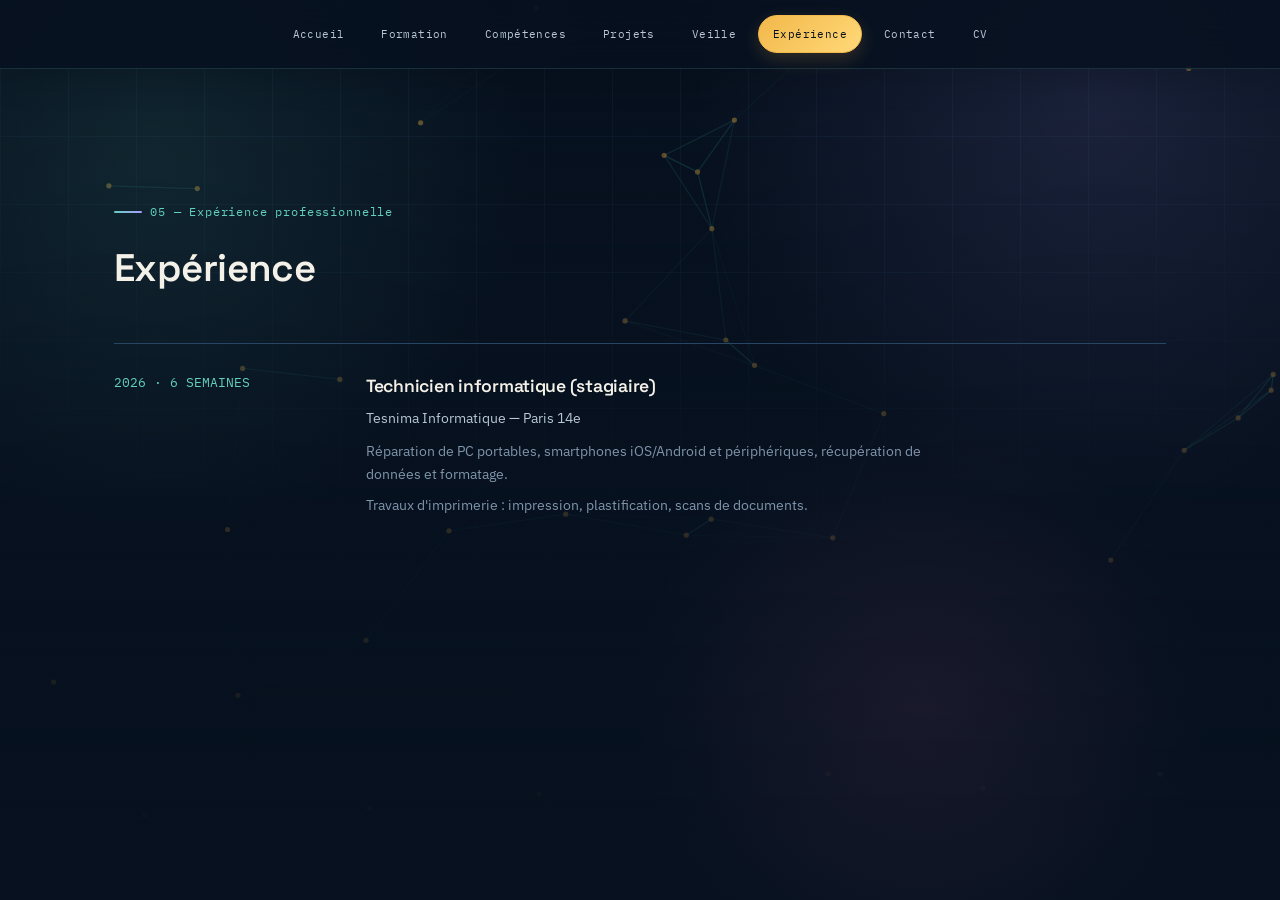
<file: experience.html>
<!DOCTYPE html>
<html lang="fr">
<head>
<meta charset="UTF-8">
<meta name="viewport" content="width=device-width, initial-scale=1.0">
<title>Expérience — Youssef Meftah</title>
<link rel="preconnect" href="https://fonts.googleapis.com">
<link rel="preconnect" href="https://fonts.gstatic.com" crossorigin>
<link href="https://fonts.googleapis.com/css2?family=Space+Grotesk:wght@400;500;600;700&family=IBM+Plex+Sans:wght@400;500;600&family=IBM+Plex+Mono:wght@400;500&display=swap" rel="stylesheet">
<link rel="stylesheet" href="style.css">
</head>
<body>

<canvas id="netCanvas"></canvas>
<div class="bg-grid"></div>
<div class="bg-vignette"></div>

<nav class="rail">
  <div class="rail-nav">
    <a class="rail-dot" data-page="index.html" href="index.html"><span class="rail-label">Accueil</span></a>
    <a class="rail-dot" data-page="formation.html" href="formation.html"><span class="rail-label">Formation</span></a>
    <a class="rail-dot" data-page="competences.html" href="competences.html"><span class="rail-label">Compétences</span></a>
    <a class="rail-dot" data-page="projet.html" href="projet.html"><span class="rail-label">Projets</span></a>
    <a class="rail-dot" data-page="veille.html" href="veille.html"><span class="rail-label">Veille</span></a>
    <a class="rail-dot active" data-page="experience.html" href="experience.html"><span class="rail-label">Expérience</span></a>
    <a class="rail-dot" data-page="contact.html" href="contact.html"><span class="rail-label">Contact</span></a>
    <a class="rail-dot" href="cv.html"><span class="rail-label">CV</span></a>
  </div>
</nav>

<div class="topbar">
  <span class="display">YM</span>
  <nav>
    <a href="index.html">Accueil</a>
    <a href="formation.html">Formation</a>
    <a href="competences.html">Compétences</a>
    <a href="projet.html">Projet</a>
    <a href="veille.html">Veille</a>
    <a class="active" href="experience.html">Expérience</a>
    <a href="contact.html">Contact</a>
  </nav>
</div>

<main>
  <section id="experience">
    <div class="section-tag">05 — Expérience professionnelle</div>
    <h2 style="font-size:clamp(1.8rem,3vw,2.6rem)">Expérience</h2>

    <div class="exp-item">
      <div class="exp-when mono">2026 · 6 SEMAINES</div>
      <div class="exp-content">
        <h3>Technicien informatique (stagiaire)</h3>
        <div class="role">Tesnima Informatique — Paris 14e</div>
        <p>Réparation de PC portables, smartphones iOS/Android et périphériques, récupération de données et formatage.</p>
        <p>Travaux d'imprimerie : impression, plastification, scans de documents.</p>
      </div>
    </div>
  </section>

  
</main>

<script src="script.js"></script>
</body>
</html>
</file>
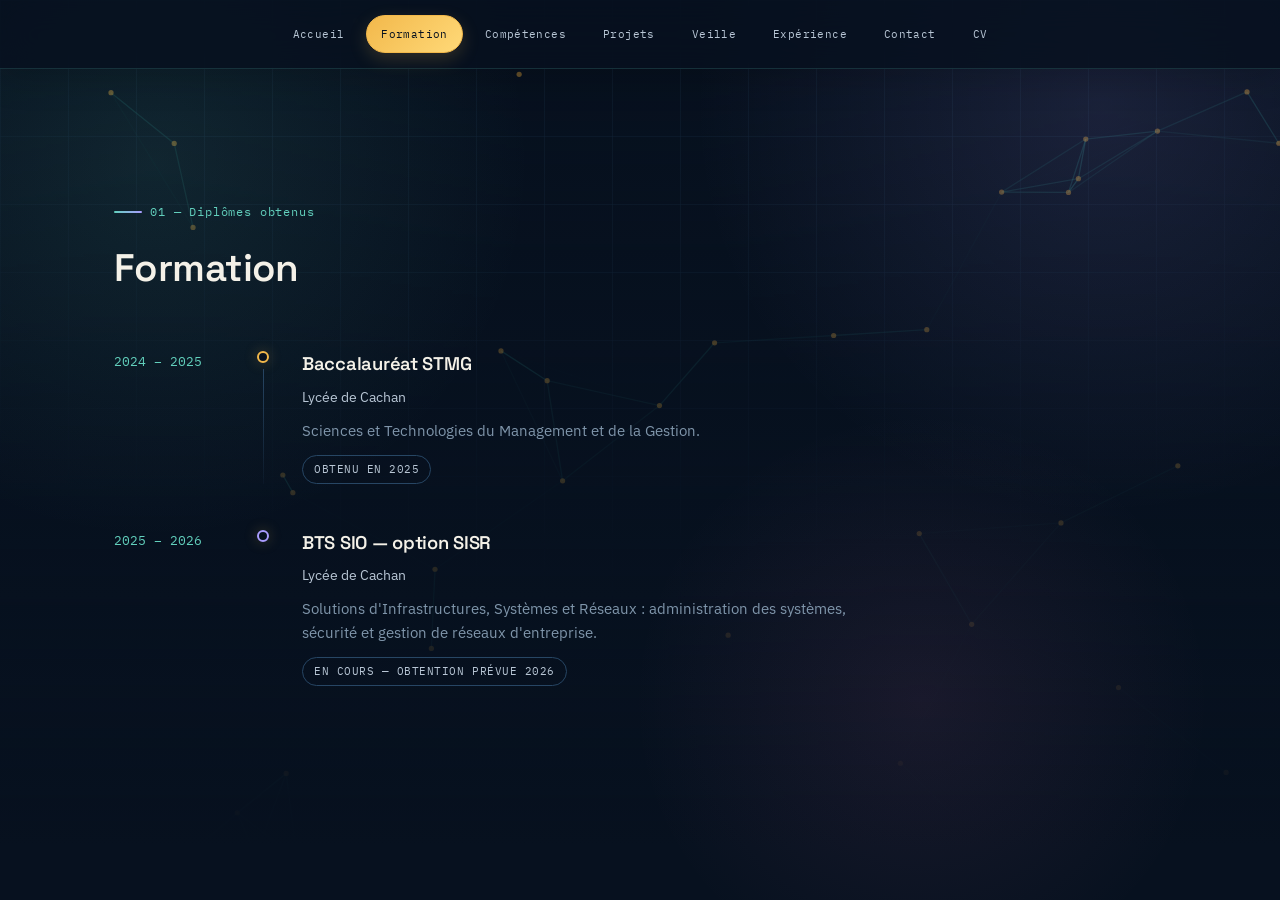
<file: formation.html>
<!DOCTYPE html>
<html lang="fr">
<head>
<meta charset="UTF-8">
<meta name="viewport" content="width=device-width, initial-scale=1.0">
<title>Formation — Youssef Meftah</title>
<link rel="preconnect" href="https://fonts.googleapis.com">
<link rel="preconnect" href="https://fonts.gstatic.com" crossorigin>
<link href="https://fonts.googleapis.com/css2?family=Space+Grotesk:wght@400;500;600;700&family=IBM+Plex+Sans:wght@400;500;600&family=IBM+Plex+Mono:wght@400;500&display=swap" rel="stylesheet">
<link rel="stylesheet" href="style.css">
</head>
<body>

<canvas id="netCanvas"></canvas>
<div class="bg-grid"></div>
<div class="bg-vignette"></div>

<nav class="rail">
  <div class="rail-nav">
    <a class="rail-dot" data-page="index.html" href="index.html"><span class="rail-label">Accueil</span></a>
    <a class="rail-dot active" data-page="formation.html" href="formation.html"><span class="rail-label">Formation</span></a>
    <a class="rail-dot" data-page="competences.html" href="competences.html"><span class="rail-label">Compétences</span></a>
    <a class="rail-dot" data-page="projet.html" href="projet.html"><span class="rail-label">Projets</span></a>
    <a class="rail-dot" data-page="veille.html" href="veille.html"><span class="rail-label">Veille</span></a>
    <a class="rail-dot" data-page="experience.html" href="experience.html"><span class="rail-label">Expérience</span></a>
    <a class="rail-dot" data-page="contact.html" href="contact.html"><span class="rail-label">Contact</span></a>
    <a class="rail-dot" href="cv.html"><span class="rail-label">CV</span></a>
  </div>
</nav>

<div class="topbar">
  <span class="display">YM</span>
  <nav>
    <a href="index.html">Accueil</a>
    <a class="active" href="formation.html">Formation</a>
    <a href="competences.html">Compétences</a>
    <a href="projet.html">Projet</a>
    <a href="veille.html">Veille</a>
    <a href="experience.html">Expérience</a>
    <a href="contact.html">Contact</a>
  </nav>
</div>

<main>
  <section id="formation">
    <div class="section-tag">01 — Diplômes obtenus</div>
    <h2 style="font-size:clamp(1.8rem,3vw,2.6rem)">Formation</h2>

    <div class="timeline">
      <div class="timeline-item">
        <div class="timeline-years">2024 – 2025</div>
        <div class="timeline-rail">
          <div class="timeline-node"></div>
          <div class="timeline-line"></div>
        </div>
        <div class="timeline-content">
          <h3>Baccalauréat STMG</h3>
          <div class="school">Lycée de Cachan</div>
          <p>Sciences et Technologies du Management et de la Gestion.</p>
          <span class="status-chip">OBTENU EN 2025</span>
        </div>
      </div>

      <div class="timeline-item">
        <div class="timeline-years">2025 – 2026</div>
        <div class="timeline-rail">
          <div class="timeline-node violet"></div>
          <div class="timeline-line"></div>
        </div>
        <div class="timeline-content">
          <h3>BTS SIO — option SISR</h3>
          <div class="school">Lycée de Cachan</div>
          <p>Solutions d'Infrastructures, Systèmes et Réseaux : administration des systèmes, sécurité et gestion de réseaux d'entreprise.</p>
          <span class="status-chip">EN COURS — OBTENTION PRÉVUE 2026</span>
        </div>
      </div>
    </div>
  </section>

  
</main>

<script src="script.js"></script>
</body>
</html>
</file>
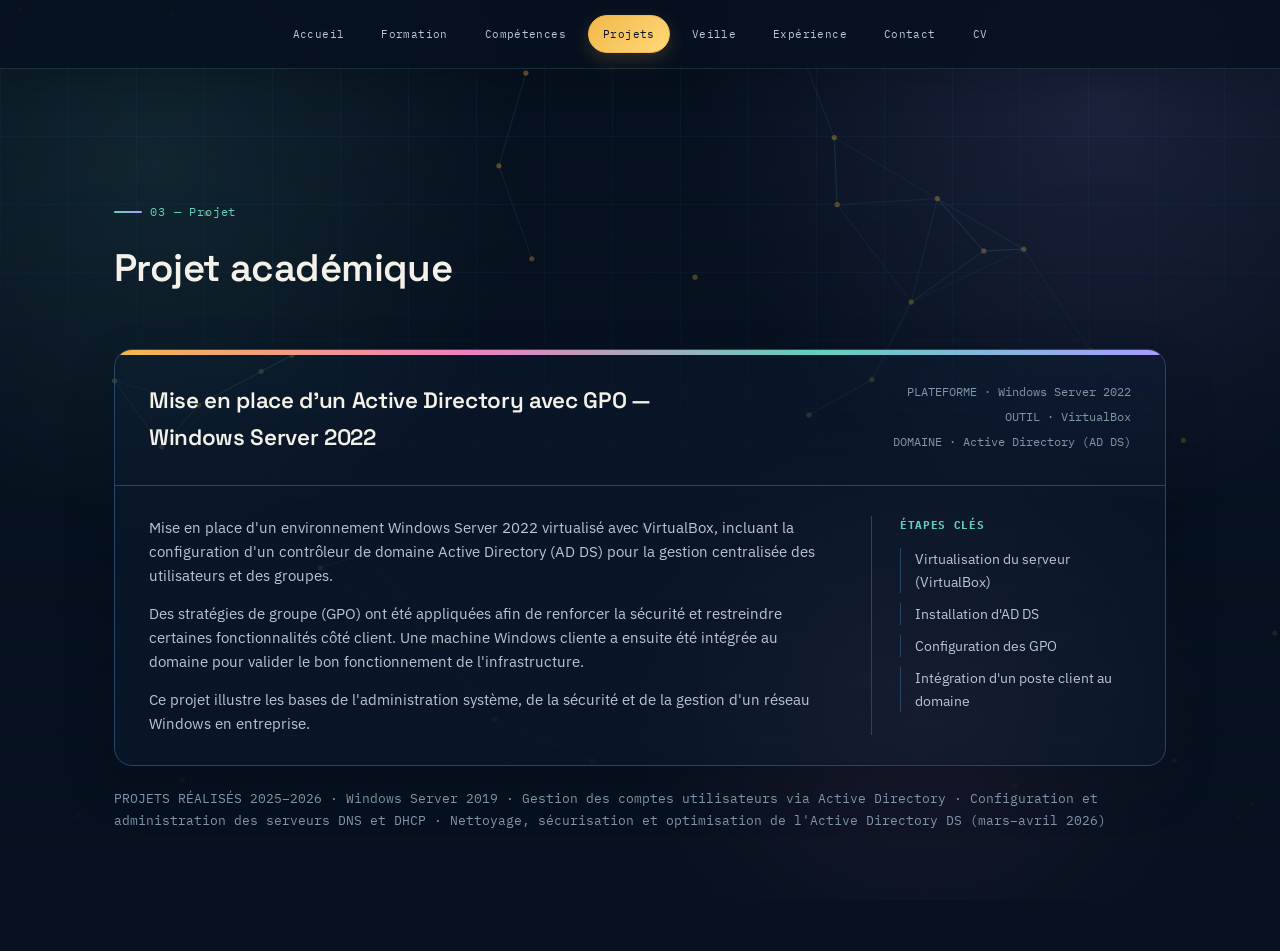
<file: projet.html>
<!DOCTYPE html>
<html lang="fr">
<head>
<meta charset="UTF-8">
<meta name="viewport" content="width=device-width, initial-scale=1.0">
<title>Projet — Youssef Meftah</title>
<link rel="preconnect" href="https://fonts.googleapis.com">
<link rel="preconnect" href="https://fonts.gstatic.com" crossorigin>
<link href="https://fonts.googleapis.com/css2?family=Space+Grotesk:wght@400;500;600;700&family=IBM+Plex+Sans:wght@400;500;600&family=IBM+Plex+Mono:wght@400;500&display=swap" rel="stylesheet">
<link rel="stylesheet" href="style.css">
</head>
<body>

<canvas id="netCanvas"></canvas>
<div class="bg-grid"></div>
<div class="bg-vignette"></div>

<nav class="rail">
  <div class="rail-nav">
    <a class="rail-dot" data-page="index.html" href="index.html"><span class="rail-label">Accueil</span></a>
    <a class="rail-dot" data-page="formation.html" href="formation.html"><span class="rail-label">Formation</span></a>
    <a class="rail-dot" data-page="competences.html" href="competences.html"><span class="rail-label">Compétences</span></a>
    <a class="rail-dot active" data-page="projet.html" href="projet.html"><span class="rail-label">Projets</span></a>
    <a class="rail-dot" data-page="veille.html" href="veille.html"><span class="rail-label">Veille</span></a>
    <a class="rail-dot" data-page="experience.html" href="experience.html"><span class="rail-label">Expérience</span></a>
    <a class="rail-dot" data-page="contact.html" href="contact.html"><span class="rail-label">Contact</span></a>
    <a class="rail-dot" href="cv.html"><span class="rail-label">CV</span></a>
  </div>
</nav>

<div class="topbar">
  <span class="display">YM</span>
  <nav>
    <a href="index.html">Accueil</a>
    <a href="formation.html">Formation</a>
    <a href="competences.html">Compétences</a>
    <a class="active" href="projet.html">Projet</a>
    <a href="veille.html">Veille</a>
    <a href="experience.html">Expérience</a>
    <a href="contact.html">Contact</a>
  </nav>
</div>

<main>
  <section id="projet">
    <div class="section-tag">03 — Projet</div>
    <h2 style="font-size:clamp(1.8rem,3vw,2.6rem)">Projet académique</h2>

    <div class="case-file">
      <div class="case-accent"></div>
      <div class="case-head">
        <h3>Mise en place d'un Active Directory avec GPO — Windows Server 2022</h3>
        <div class="case-meta mono">
          <span>PLATEFORME · Windows Server 2022</span>
          <span>OUTIL · VirtualBox</span>
          <span>DOMAINE · Active Directory (AD DS)</span>
        </div>
      </div>
      <div class="case-body">
        <div>
          <p>Mise en place d'un environnement Windows Server 2022 virtualisé avec VirtualBox, incluant la configuration d'un contrôleur de domaine Active Directory (AD DS) pour la gestion centralisée des utilisateurs et des groupes.</p>
          <p>Des stratégies de groupe (GPO) ont été appliquées afin de renforcer la sécurité et restreindre certaines fonctionnalités côté client. Une machine Windows cliente a ensuite été intégrée au domaine pour valider le bon fonctionnement de l'infrastructure.</p>
          <p>Ce projet illustre les bases de l'administration système, de la sécurité et de la gestion d'un réseau Windows en entreprise.</p>
        </div>
        <div class="case-side">
          <h4>ÉTAPES CLÉS</h4>
          <ul>
            <li>Virtualisation du serveur (VirtualBox)</li>
            <li>Installation d'AD DS</li>
            <li>Configuration des GPO</li>
            <li>Intégration d'un poste client au domaine</li>
          </ul>
        </div>
      </div>
    </div>

    <div class="secondary-note">PROJETS RÉALISÉS 2025–2026 · Windows Server 2019 · Gestion des comptes utilisateurs via Active Directory · Configuration et administration des serveurs DNS et DHCP · Nettoyage, sécurisation et optimisation de l'Active Directory DS (mars–avril 2026)</div>
  </section>

  
</main>

<script src="script.js"></script>
</body>
</html>
</file>
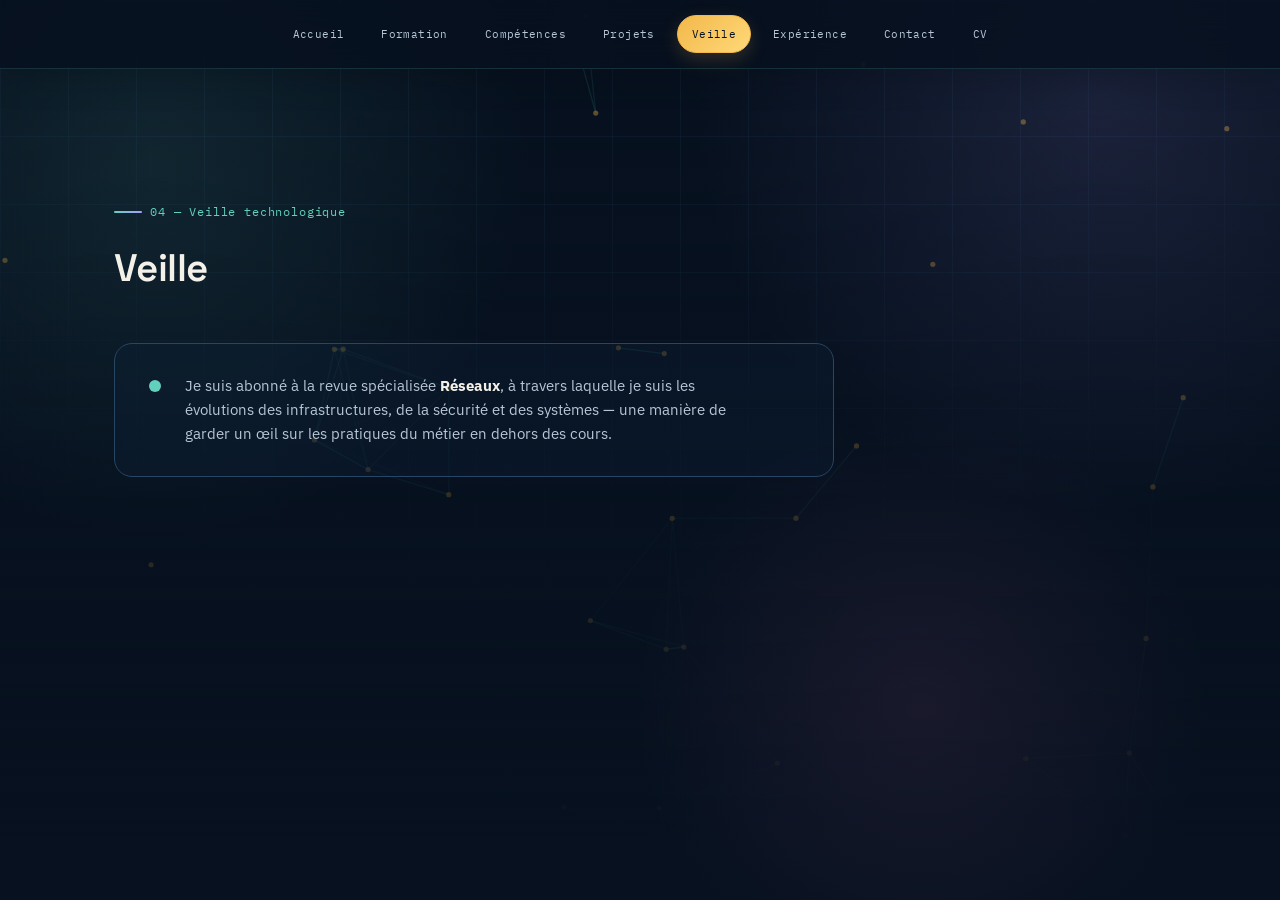
<file: veille.html>
<!DOCTYPE html>
<html lang="fr">
<head>
<meta charset="UTF-8">
<meta name="viewport" content="width=device-width, initial-scale=1.0">
<title>Veille technologique — Youssef Meftah</title>
<link rel="preconnect" href="https://fonts.googleapis.com">
<link rel="preconnect" href="https://fonts.gstatic.com" crossorigin>
<link href="https://fonts.googleapis.com/css2?family=Space+Grotesk:wght@400;500;600;700&family=IBM+Plex+Sans:wght@400;500;600&family=IBM+Plex+Mono:wght@400;500&display=swap" rel="stylesheet">
<link rel="stylesheet" href="style.css">
</head>
<body>

<canvas id="netCanvas"></canvas>
<div class="bg-grid"></div>
<div class="bg-vignette"></div>

<nav class="rail">
  <div class="rail-nav">
    <a class="rail-dot" data-page="index.html" href="index.html"><span class="rail-label">Accueil</span></a>
    <a class="rail-dot" data-page="formation.html" href="formation.html"><span class="rail-label">Formation</span></a>
    <a class="rail-dot" data-page="competences.html" href="competences.html"><span class="rail-label">Compétences</span></a>
    <a class="rail-dot" data-page="projet.html" href="projet.html"><span class="rail-label">Projets</span></a>
    <a class="rail-dot active" data-page="veille.html" href="veille.html"><span class="rail-label">Veille</span></a>
    <a class="rail-dot" data-page="experience.html" href="experience.html"><span class="rail-label">Expérience</span></a>
    <a class="rail-dot" data-page="contact.html" href="contact.html"><span class="rail-label">Contact</span></a>
    <a class="rail-dot" href="cv.html"><span class="rail-label">CV</span></a>
  </div>
</nav>

<div class="topbar">
  <span class="display">YM</span>
  <nav>
    <a href="index.html">Accueil</a>
    <a href="formation.html">Formation</a>
    <a href="competences.html">Compétences</a>
    <a href="projet.html">Projet</a>
    <a class="active" href="veille.html">Veille</a>
    <a href="experience.html">Expérience</a>
    <a href="contact.html">Contact</a>
  </nav>
</div>

<main>
  <section id="veille">
    <div class="section-tag">04 — Veille technologique</div>
    <h2 style="font-size:clamp(1.8rem,3vw,2.6rem)">Veille</h2>

    <div class="veille-box">
      <div class="signal"></div>
      <p>Je suis abonné à la revue spécialisée <strong style="color:var(--paper)">Réseaux</strong>, à travers laquelle je suis les évolutions des infrastructures, de la sécurité et des systèmes — une manière de garder un œil sur les pratiques du métier en dehors des cours.</p>
    </div>
  </section>

  
</main>

<script src="script.js"></script>
</body>
</html>
</file>
<file: style.css>
:root{
  --ink:#07111f;
  --ink-2:#0b1a2d;
  --panel:#10253d;
  --panel-2:#0d2035;
  --line:#274664;
  --line-soft:#1b3550;
  --paper:#f4f1e8;
  --paper-dim:#b8c6d5;
  --paper-faint:#7f95aa;
  --amber:#f2b84b;
  --teal:#62d0bd;
  --violet:#a99cff;
  --pink:#ef7fc2;
  --blue:#6eb7ff;
  --max:1180px;
}

*{margin:0;padding:0;box-sizing:border-box;}
html{scroll-behavior:smooth;}
body{
  background:var(--ink);
  color:var(--paper);
  font-family:'IBM Plex Sans',sans-serif;
  font-size:16px;line-height:1.65;
  -webkit-font-smoothing:antialiased;overflow-x:hidden;
}
h1,h2,h3,.display{font-family:'Space Grotesk',sans-serif;font-weight:600;letter-spacing:-.015em;color:var(--paper);}
.mono{font-family:'IBM Plex Mono',monospace;} a{color:inherit;text-decoration:none;}

.bg-grid{position:fixed;inset:0;z-index:0;background-image:linear-gradient(rgba(39,70,100,.45) 1px,transparent 1px),linear-gradient(90deg,rgba(39,70,100,.45) 1px,transparent 1px);background-size:68px 68px;opacity:.42;mask-image:radial-gradient(ellipse 90% 75% at 50% 0%,black 45%,transparent 92%);-webkit-mask-image:radial-gradient(ellipse 90% 75% at 50% 0%,black 45%,transparent 92%);}
#netCanvas{position:fixed;inset:0;z-index:0;width:100%;height:100%;opacity:.72;}
.bg-vignette{position:fixed;inset:0;z-index:0;background:radial-gradient(circle at 12% 18%,rgba(98,208,189,.11),transparent 28%),radial-gradient(circle at 86% 12%,rgba(169,156,255,.12),transparent 30%),radial-gradient(circle at 72% 78%,rgba(239,127,194,.08),transparent 25%),linear-gradient(180deg,transparent 0%,var(--ink) 94%);pointer-events:none;}

/* navigation */
.rail{position:fixed;top:0;left:0;right:0;width:auto;height:auto;display:flex;align-items:center;justify-content:center;padding:15px 24px;border-right:0;border-bottom:1px solid rgba(98,208,189,.16);z-index:20;background:rgba(7,17,31,.82);backdrop-filter:blur(16px);box-shadow:0 8px 35px rgba(0,0,0,.18);}
.rail-mark,.rail-foot{display:none;}
.rail-nav{display:flex;align-items:center;justify-content:center;gap:7px;flex-wrap:wrap;}
.rail-dot{position:relative;width:auto;height:auto;border:1px solid transparent;border-radius:999px;background:transparent;cursor:pointer;transition:background .25s,border-color .25s,color .25s,transform .25s;padding:9px 14px;color:var(--paper-dim);font-family:'IBM Plex Mono',monospace;font-size:11px;letter-spacing:.035em;}
.rail-dot .rail-label{position:static;transform:none;opacity:1;pointer-events:auto;color:inherit;font:inherit;}
.rail-dot:hover{color:var(--paper);border-color:var(--line);background:rgba(98,208,189,.07);transform:translateY(-1px);}
.rail-dot.active{color:var(--ink);background:linear-gradient(135deg,var(--amber),#ffd978);border-color:var(--amber);transform:none;box-shadow:0 6px 18px rgba(242,184,75,.18);}
.topbar{display:none;}

main{flex:1;margin-left:0;width:100%;padding-top:82px;position:relative;z-index:1;}
section{position:relative;padding:120px 64px;max-width:var(--max);margin:0 auto;}
.section-tag{font-family:'IBM Plex Mono',monospace;font-size:12px;color:var(--teal);letter-spacing:.07em;margin-bottom:14px;display:flex;align-items:center;gap:8px;}
.section-tag::before{content:"";width:28px;height:2px;background:linear-gradient(90deg,var(--teal),var(--violet));border-radius:2px;}

#accueil{min-height:calc(100vh - 82px);display:flex;flex-direction:column;justify-content:center;padding-top:70px;padding-bottom:70px;}
.hero-eyebrow{font-family:'IBM Plex Mono',monospace;font-size:13px;color:var(--paper-dim);margin-bottom:22px;opacity:0;animation:riseIn .7s ease forwards .1s;}
.hero-title{font-size:clamp(3.2rem,8vw,6.8rem);line-height:.94;font-weight:700;opacity:0;animation:riseIn .8s ease forwards .25s;background:linear-gradient(105deg,var(--paper) 18%,var(--amber) 52%,var(--pink) 76%,var(--teal) 100%);-webkit-background-clip:text;background-clip:text;-webkit-text-fill-color:transparent;color:var(--paper);}
.hero-role{font-size:clamp(1.1rem,2vw,1.5rem);color:var(--paper-dim);font-weight:400;margin-top:20px;max-width:720px;opacity:0;animation:riseIn .8s ease forwards .4s;}
@keyframes riseIn{from{opacity:0;transform:translateY(16px)}to{opacity:1;transform:translateY(0)}}
.status-panel{margin-top:52px;display:grid;grid-template-columns:repeat(4,minmax(140px,1fr));max-width:900px;border:1px solid var(--line);border-radius:18px;overflow:hidden;background:linear-gradient(135deg,rgba(16,37,61,.74),rgba(13,32,53,.55));box-shadow:0 18px 50px rgba(0,0,0,.16);opacity:0;animation:riseIn .8s ease forwards .6s;}
.status-item{padding:20px 22px;border-right:1px solid var(--line);}.status-item:last-child{border-right:none;}
.status-label{font-family:'IBM Plex Mono',monospace;font-size:10.5px;letter-spacing:.08em;color:var(--paper-faint);margin-bottom:8px;}
.status-value{font-size:14.5px;color:var(--paper);font-weight:500;display:flex;align-items:center;gap:7px;}.led{width:7px;height:7px;border-radius:50%;background:var(--teal);box-shadow:0 0 10px var(--teal);animation:pulse 2.4s ease-in-out infinite;flex-shrink:0;}@keyframes pulse{0%,100%{opacity:1}50%{opacity:.35}}

.timeline{margin-top:50px;display:flex;flex-direction:column}.timeline-item{display:grid;grid-template-columns:110px 30px 1fr;gap:0 24px;padding-bottom:44px;position:relative}.timeline-item:last-child{padding-bottom:0}.timeline-years{font-family:'IBM Plex Mono',monospace;font-size:13px;color:var(--teal);padding-top:2px}.timeline-rail{display:flex;flex-direction:column;align-items:center}.timeline-node{width:12px;height:12px;border:2px solid var(--amber);background:var(--ink);border-radius:50%;flex-shrink:0;margin-top:2px;box-shadow:0 0 14px rgba(242,184,75,.25)}.timeline-node.violet{border-color:var(--violet)}.timeline-line{width:1px;flex:1;background:linear-gradient(var(--line),rgba(39,70,100,.1));margin-top:6px}.timeline-item:last-child .timeline-line{display:none}.timeline-content h3{font-size:1.15rem;margin-bottom:6px}.timeline-content .school{color:var(--paper-dim);font-size:14px;margin-bottom:10px}.timeline-content p{color:var(--paper-faint);font-size:14.5px;max-width:560px}.status-chip{display:inline-block;margin-top:12px;font-family:'IBM Plex Mono',monospace;font-size:10.5px;letter-spacing:.05em;padding:5px 11px;border:1px solid var(--line);border-radius:999px;color:var(--paper-dim);}

.skills-grid{margin-top:50px;display:grid;grid-template-columns:repeat(2,1fr);border-top:1px solid var(--line);border-left:1px solid var(--line);border-radius:16px;overflow:hidden}.skill-mod{border-right:1px solid var(--line);border-bottom:1px solid var(--line);border-top:3px solid var(--line);padding:32px 34px;background:rgba(16,37,61,.3)}.skill-mod.c-teal{border-top-color:var(--teal)}.skill-mod.c-amber{border-top-color:var(--amber)}.skill-mod.c-violet{border-top-color:var(--violet)}.skill-mod-head{display:flex;align-items:center;justify-content:space-between;margin-bottom:18px}.skill-mod h3{font-size:1.05rem}.skill-index{font-family:'IBM Plex Mono',monospace;font-size:11px;color:var(--paper-faint)}.skill-mod ul{list-style:none;display:flex;flex-direction:column;gap:9px}.skill-mod li{font-size:14px;color:var(--paper-dim);padding-left:16px;position:relative}.skill-mod li::before{content:"";position:absolute;left:0;top:8px;width:7px;height:2px;background:var(--teal);border-radius:2px}.langs-row{margin-top:36px;display:flex;gap:56px;flex-wrap:wrap}.lang-item .status-label{margin-bottom:6px}.lang-bar{width:150px;height:4px;background:var(--line);position:relative;border-radius:5px}.lang-bar span{position:absolute;left:0;top:0;bottom:0;background:linear-gradient(90deg,var(--amber),var(--pink));border-radius:5px}.langs-list{margin-top:36px;display:flex;flex-wrap:wrap;gap:10px}.tag{font-family:'IBM Plex Mono',monospace;font-size:12px;color:var(--paper-dim);border:1px solid var(--line);border-radius:999px;padding:6px 12px;background:rgba(98,208,189,.03)}.block-label{font-family:'IBM Plex Mono',monospace;font-size:10.5px;letter-spacing:.08em;color:var(--paper-faint);margin-top:40px;margin-bottom:14px;}

.case-file{margin-top:50px;border:1px solid var(--line);border-radius:18px;overflow:hidden;background:rgba(16,37,61,.28);box-shadow:0 20px 55px rgba(0,0,0,.13)}.case-accent{height:5px;background:linear-gradient(90deg,var(--amber),var(--pink),var(--teal),var(--violet))}.case-head{padding:28px 34px;border-bottom:1px solid var(--line);display:flex;justify-content:space-between;align-items:flex-start;gap:24px;flex-wrap:wrap}.case-head h3{font-size:1.4rem;max-width:520px}.case-meta{display:flex;flex-direction:column;gap:6px;font-family:'IBM Plex Mono',monospace;font-size:11.5px;color:var(--paper-faint);text-align:right}.case-body{padding:30px 34px;display:grid;grid-template-columns:1fr 260px;gap:40px}.case-body p{color:var(--paper-dim);font-size:14.5px;margin-bottom:14px}.case-body p:last-child{margin-bottom:0}.case-side{border-left:1px solid var(--line);padding-left:28px}.case-side h4{font-family:'IBM Plex Mono',monospace;font-size:11px;letter-spacing:.06em;color:var(--teal);margin-bottom:14px}.case-side ul{list-style:none;display:flex;flex-direction:column;gap:10px}.case-side li{font-size:13.5px;color:var(--paper-dim);padding-left:14px;border-left:1px solid var(--line)}.secondary-note{margin-top:22px;font-size:13px;color:var(--paper-faint);font-family:'IBM Plex Mono',monospace;}
.veille-box{margin-top:44px;display:flex;align-items:flex-start;gap:24px;border:1px solid var(--line);border-radius:18px;padding:30px 34px;max-width:720px;background:rgba(16,37,61,.28)}.signal{width:12px;height:12px;border-radius:50%;background:var(--teal);margin-top:6px;flex-shrink:0;box-shadow:0 0 0 0 rgba(98,208,189,.5);animation:ring 2.6s ease-out infinite}@keyframes ring{0%{box-shadow:0 0 0 0 rgba(98,208,189,.4)}70%{box-shadow:0 0 0 14px rgba(98,208,189,0)}100%{box-shadow:0 0 0 0 rgba(98,208,189,0)}}.veille-box p{color:var(--paper-dim);font-size:14.5px;max-width:560px}
.exp-item{margin-top:44px;display:grid;grid-template-columns:220px 1fr;gap:32px;border-top:1px solid var(--line);padding-top:28px}.exp-when{font-family:'IBM Plex Mono',monospace;font-size:12.5px;color:var(--teal)}.exp-content h3{font-size:1.1rem;margin-bottom:6px}.exp-content .role{color:var(--paper-dim);font-size:14px;margin-bottom:10px}.exp-content p{color:var(--paper-faint);font-size:14px;max-width:560px}.exp-content p:not(:last-child){margin-bottom:8px}
#contact{padding-bottom:80px}.contact-grid{margin-top:46px;display:grid;grid-template-columns:1fr 1fr;gap:60px}.contact-line{display:flex;justify-content:space-between;padding:16px 0;border-bottom:1px solid var(--line-soft);font-size:14.5px}.contact-line span:first-child{font-family:'IBM Plex Mono',monospace;font-size:11px;color:var(--paper-faint);letter-spacing:.05em}.contact-line a,.contact-line span.val{color:var(--paper)}.contact-line a:hover{color:var(--amber)}.interests{display:flex;flex-wrap:wrap;gap:10px;margin-top:4px}
footer{display:none;}

/* CV */
.cv-page{min-height:calc(100vh - 82px);padding-top:100px}.cv-card{max-width:900px;margin:0 auto;border:1px solid var(--line);border-radius:22px;background:rgba(16,37,61,.38);padding:36px;box-shadow:0 25px 70px rgba(0,0,0,.2)}.cv-card h1{font-size:clamp(2rem,5vw,3.4rem);margin-bottom:10px}.cv-card>p{color:var(--paper-dim);margin-bottom:26px}.cv-link{display:inline-flex;align-items:center;gap:8px;padding:11px 16px;border-radius:999px;background:linear-gradient(135deg,var(--amber),#ffd978);color:var(--ink);font-family:'IBM Plex Mono',monospace;font-size:11px;font-weight:600}.cv-frame{width:100%;height:720px;margin-top:26px;border:1px solid var(--line);border-radius:14px;background:#fff;}
.password-overlay{position:fixed;inset:0;z-index:50;display:flex;align-items:center;justify-content:center;padding:24px;background:rgba(3,9,17,.82);backdrop-filter:blur(16px)}.password-box{width:min(440px,100%);padding:32px;border:1px solid var(--line);border-radius:22px;background:linear-gradient(145deg,rgba(16,37,61,.98),rgba(10,25,42,.98));box-shadow:0 30px 90px rgba(0,0,0,.45)}.password-box h2{font-size:1.65rem;margin-bottom:8px}.password-box p{color:var(--paper-dim);font-size:14px;margin-bottom:20px}.password-box input{width:100%;padding:13px 14px;border-radius:12px;border:1px solid var(--line);background:#071321;color:var(--paper);outline:none;font:inherit}.password-box input:focus{border-color:var(--teal);box-shadow:0 0 0 3px rgba(98,208,189,.1)}.password-actions{display:flex;gap:10px;margin-top:12px}.password-actions button{border:0;border-radius:12px;padding:12px 16px;font-family:'IBM Plex Mono',monospace;font-size:11px;cursor:pointer}.password-submit{background:linear-gradient(135deg,var(--amber),#ffd978);color:var(--ink);font-weight:600}.password-cancel{background:rgba(255,255,255,.05);color:var(--paper-dim);border:1px solid var(--line)!important}.password-error{color:#ff8e9e;font-size:12px;margin-top:10px;min-height:18px}.hidden{display:none!important}

@media (prefers-reduced-motion:reduce){.hero-eyebrow,.hero-title,.hero-role,.status-panel{animation:none;opacity:1}.led,.signal{animation:none}}
@media (max-width:860px){
  .rail{padding:10px 12px;justify-content:flex-start;overflow-x:auto}.rail-nav{justify-content:flex-start;flex-wrap:nowrap;min-width:max-content}.rail-dot{padding:8px 11px;font-size:10px}.rail-mark,.rail-foot{display:none}.topbar{display:none}main{padding-top:66px}section{padding:80px 24px}.status-panel{grid-template-columns:repeat(2,1fr)}.status-item:nth-child(2){border-right:none}.skills-grid{grid-template-columns:1fr}.case-body{grid-template-columns:1fr}.case-side{border-left:none;padding-left:0;border-top:1px solid var(--line);padding-top:22px}.exp-item{grid-template-columns:1fr;gap:10px}.contact-grid{grid-template-columns:1fr;gap:36px}.timeline-item{grid-template-columns:80px 24px 1fr}.cv-page{padding-top:75px}.cv-card{padding:24px}.cv-frame{height:65vh}
}
@media (max-width:560px){.status-panel{grid-template-columns:1fr}.status-item{border-right:none;border-bottom:1px solid var(--line)}.status-item:last-child{border-bottom:none}.rail-dot{padding:8px 9px}.rail-nav{gap:3px}.hero-title{font-size:clamp(3rem,18vw,5rem)}}
</file>
